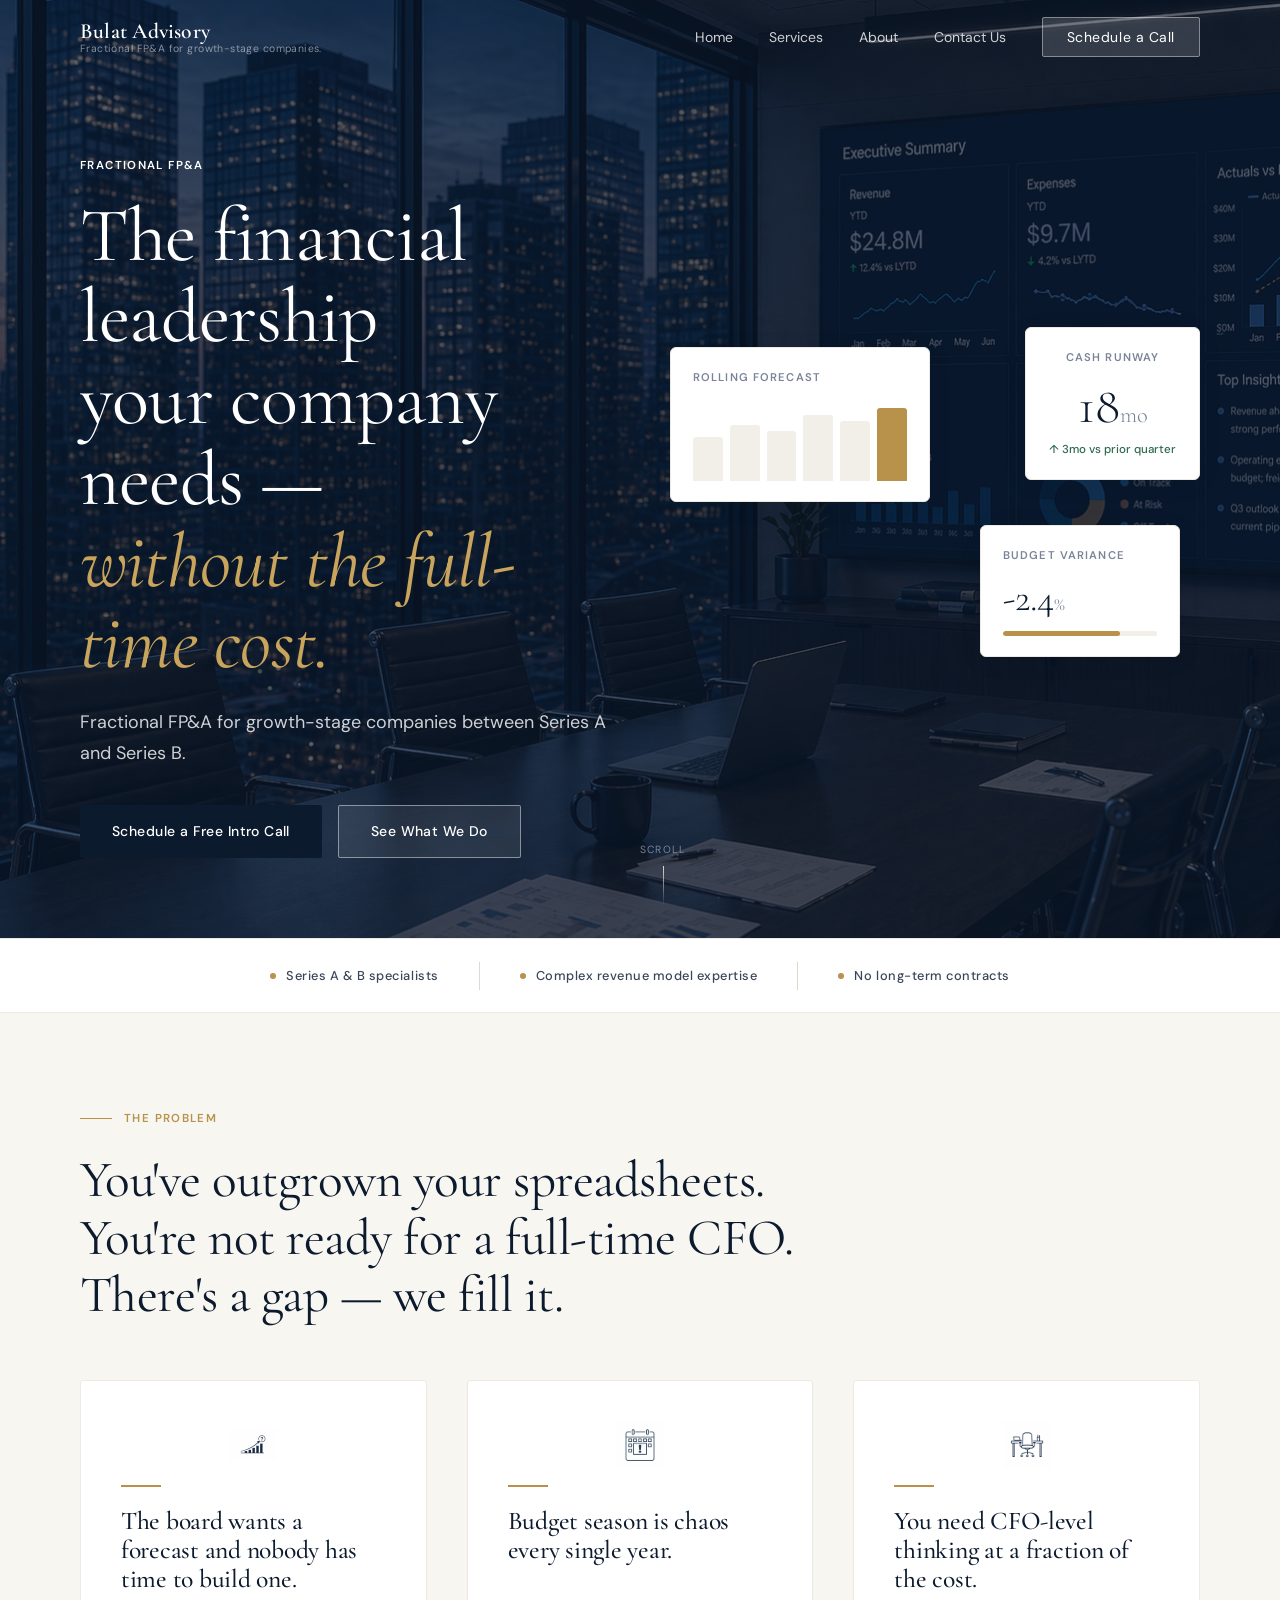
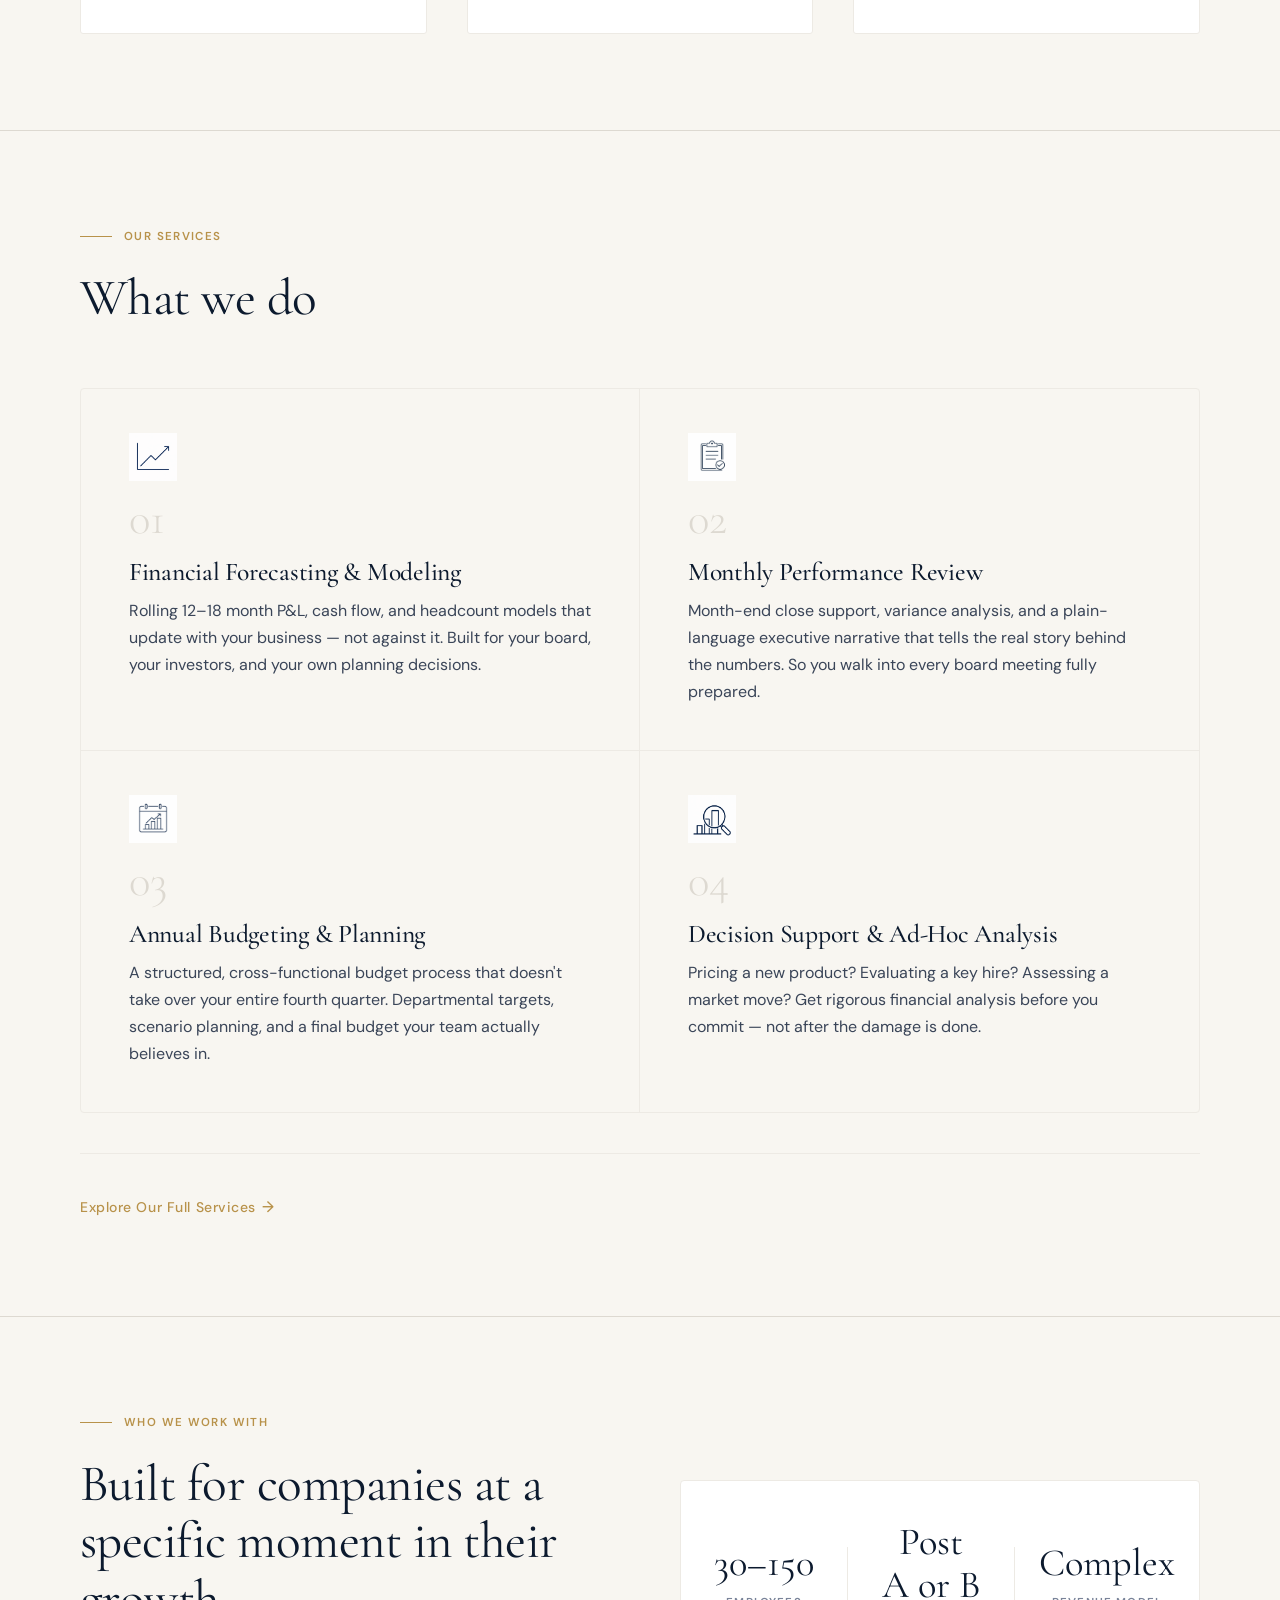
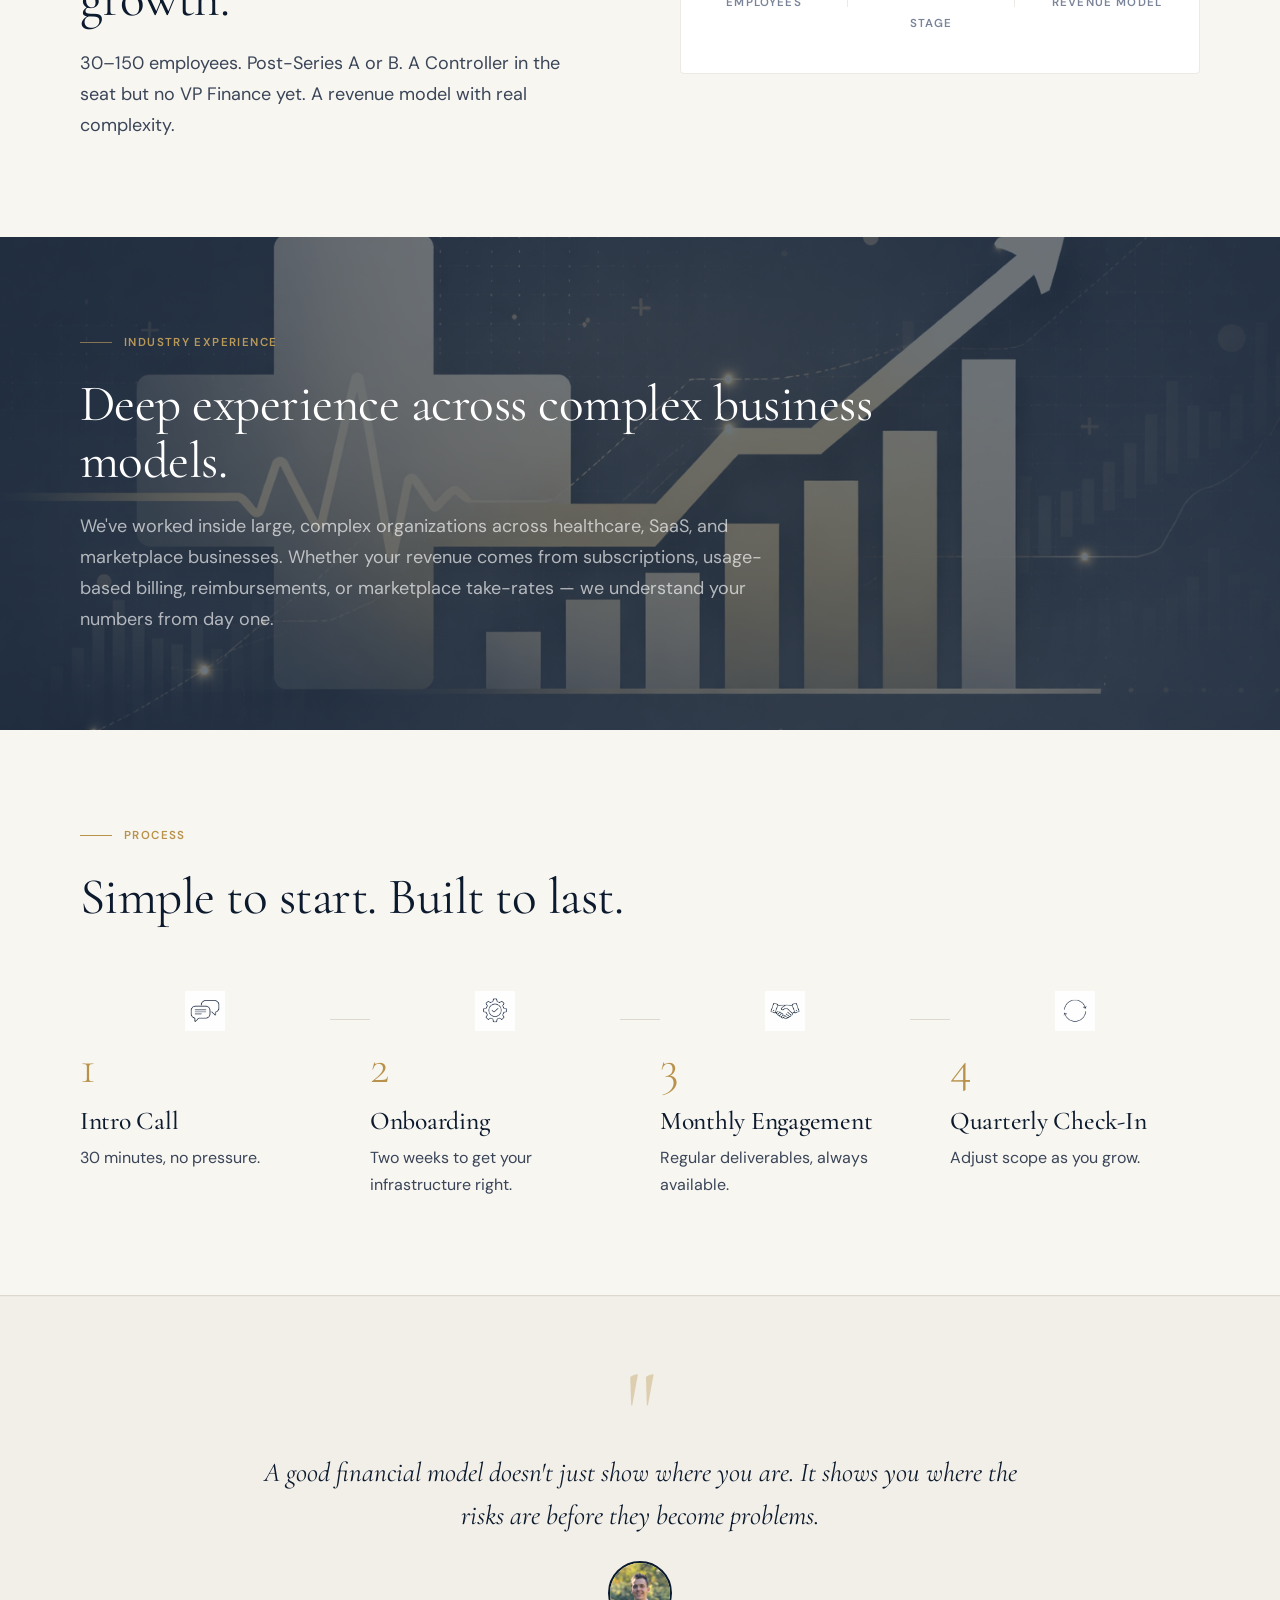
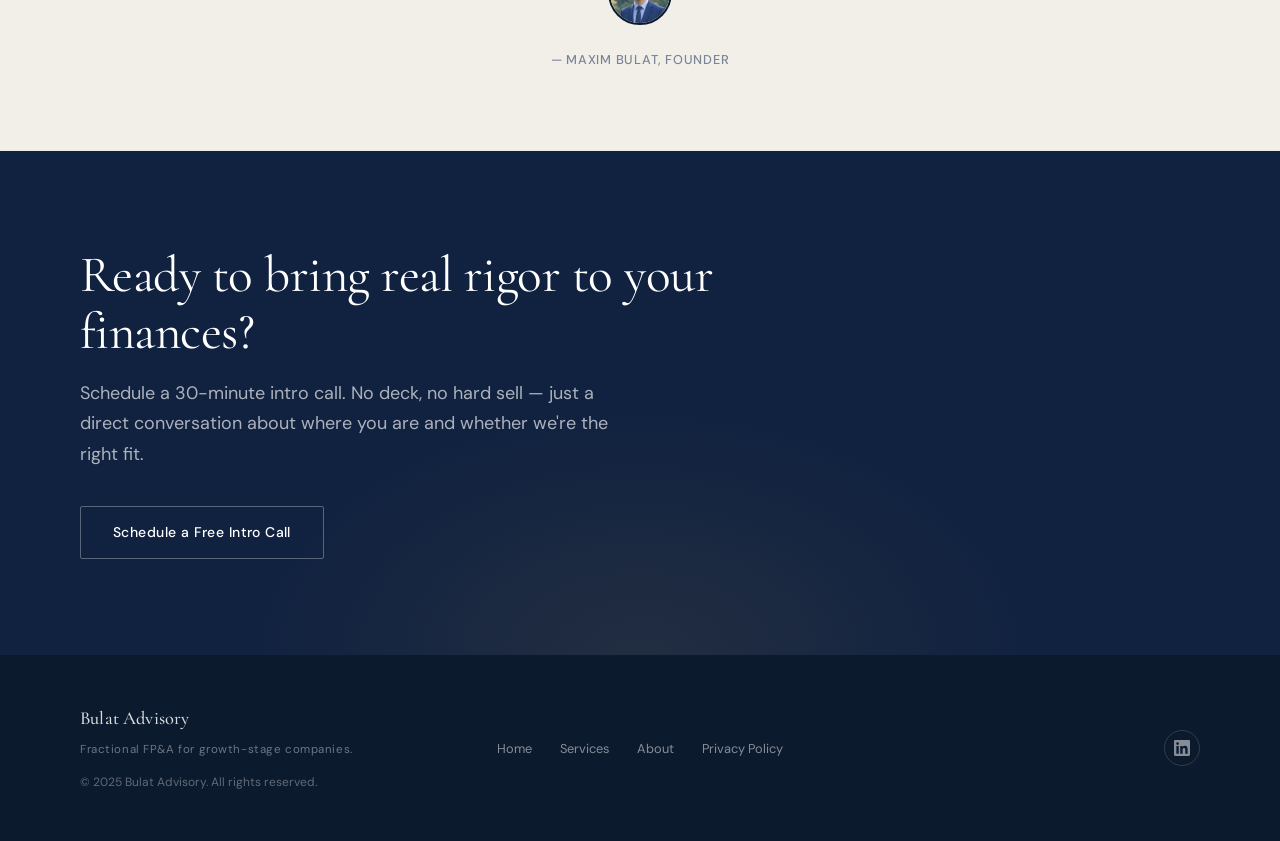
<file: index.html>
<!DOCTYPE html>
<html lang="en">
<head>
  <meta charset="UTF-8" />
  <meta name="viewport" content="width=device-width, initial-scale=1.0" />
  <title>Bulat Advisory</title>
  <meta name="description" content="Bulat Advisory provides fractional FP&A services to growth-stage companies that need financial leadership without the full-time cost." />
  <link rel="icon" type="image/png" href="brand_assets/Logo Main Big.png" />
  <link rel="stylesheet" href="styles.css" />
  <link rel="stylesheet" href="index.css" />
</head>
<body>

<!-- ── Navigation ──────────────────────────────────────────── -->
<nav class="nav nav-hero" role="navigation" aria-label="Main navigation">
  <div class="nav-inner">
    <a href="/" class="nav-logo" aria-label="Bulat Advisory home">
      <span class="nav-logo-name">Bulat Advisory</span>
      <span class="nav-logo-tag">Fractional FP&amp;A for growth-stage companies.</span>
    </a>
    <ul class="nav-links" role="list">
      <li><a href="/">Home</a></li>
      <li><a href="/services">Services</a></li>
      <li><a href="/about">About</a></li>
      <li><a href="/contact">Contact Us</a></li>
      <li><a href="/contact" class="nav-cta">Schedule a Call</a></li>
    </ul>
    <button class="nav-toggle" aria-label="Toggle navigation" aria-expanded="false">
      <span></span><span></span><span></span>
    </button>
  </div>
</nav>

<!-- ── Hero ────────────────────────────────────────────────── -->
<section class="hero" aria-labelledby="hero-heading">
  <div class="hero-bg" aria-hidden="true"></div>
  <div class="container hero-inner">
    <div class="hero-content">
      <p class="label hero-label">Fractional FP&amp;A</p>
      <h1 class="display-xl hero-heading" id="hero-heading">
        The financial leadership<br>
        your company needs —<br>
        <em>without the full-time cost.</em>
      </h1>
      <p class="body-lg hero-sub">
        Fractional FP&amp;A for growth-stage companies between Series A and Series B.
      </p>
      <div class="hero-actions">
        <a href="/contact" class="btn btn-primary">Schedule a Free Intro Call</a>
        <a href="/services" class="btn btn-secondary">See What We Do</a>
      </div>
    </div>
    <div class="hero-visual" aria-hidden="true">
      <div class="hero-card hc-1">
        <span class="hc-label">Rolling Forecast</span>
        <div class="hc-bars">
          <div class="hc-bar" style="--h:55%"></div>
          <div class="hc-bar" style="--h:70%"></div>
          <div class="hc-bar" style="--h:62%"></div>
          <div class="hc-bar" style="--h:82%"></div>
          <div class="hc-bar" style="--h:74%"></div>
          <div class="hc-bar hc-bar-accent" style="--h:91%"></div>
        </div>
      </div>
      <div class="hero-card hc-2">
        <span class="hc-label">Cash Runway</span>
        <div class="hc-stat">18<span>mo</span></div>
        <div class="hc-trend">↑ 3mo vs prior quarter</div>
      </div>
      <div class="hero-card hc-3">
        <span class="hc-label">Budget Variance</span>
        <div class="hc-pct">-2.4<span>%</span></div>
        <div class="hc-bar-thin">
          <div class="hc-fill" style="--w:76%"></div>
        </div>
      </div>
    </div>
  </div>
  <div class="hero-scroll-hint" aria-hidden="true">
    <span class="scroll-label">Scroll</span>
    <div class="scroll-line"></div>
  </div>
</section>

<!-- ── Trust Bar ────────────────────────────────────────────── -->
<div class="trust-bar" aria-label="Key credentials">
  <div class="container trust-bar-inner">
    <div class="trust-item">
      <span class="trust-dot" aria-hidden="true"></span>
      Series A &amp; B specialists
    </div>
    <div class="trust-sep" aria-hidden="true"></div>
    <div class="trust-item">
      <span class="trust-dot" aria-hidden="true"></span>
      Complex revenue model expertise
    </div>
    <div class="trust-sep" aria-hidden="true"></div>
    <div class="trust-item">
      <span class="trust-dot" aria-hidden="true"></span>
      No long-term contracts
    </div>
  </div>
</div>

<!-- ── Problem Statement ────────────────────────────────────── -->
<section class="section problem" aria-labelledby="problem-heading">
  <div class="container">
    <div class="problem-intro reveal">
      <div class="section-label">
        <span class="label">The problem</span>
      </div>
      <h2 class="display-lg" id="problem-heading">
        You've outgrown your spreadsheets. You're not ready for a full-time CFO. There's a gap — we fill it.
      </h2>
    </div>
    <div class="grid-3 problem-cards">
      <div class="card reveal reveal-delay-1" role="article">
        <img src="brand_assets/icon-forecasting-gap.png" alt="Forecasting gap icon" class="card-icon" width="48" height="48">
        <div class="accent-line"></div>
        <h3 class="display-sm">The board wants a forecast and nobody has time to build one.</h3>
      </div>
      <div class="card reveal reveal-delay-2" role="article">
        <img src="brand_assets/icon-budget-chaos.png" alt="Budget chaos icon" class="card-icon" width="48" height="48">
        <div class="accent-line"></div>
        <h3 class="display-sm">Budget season is chaos every single year.</h3>
      </div>
      <div class="card reveal reveal-delay-3" role="article">
        <img src="brand_assets/icon-missing-cfo.png" alt="Missing CFO icon" class="card-icon" width="48" height="48">
        <div class="accent-line"></div>
        <h3 class="display-sm">You need CFO-level thinking at a fraction of the cost.</h3>
      </div>
    </div>
  </div>
</section>

<div class="divider"></div>

<!-- ── Services Overview ────────────────────────────────────── -->
<section class="section services-overview" aria-labelledby="services-heading">
  <div class="container">
    <div class="services-header reveal">
      <div class="section-label">
        <span class="label">Our services</span>
      </div>
      <h2 class="display-lg" id="services-heading">What we do</h2>
    </div>
    <div class="services-grid">
      <div class="svc-block reveal reveal-delay-1">
        <img src="brand_assets/icon-service-forecasting.png" alt="Financial forecasting icon" class="svc-icon" width="48" height="48">
        <div class="svc-number" aria-hidden="true">01</div>
        <h3 class="display-sm">Financial Forecasting &amp; Modeling</h3>
        <p class="body-md" style="margin-top:12px; color:var(--text-mid)">Rolling 12–18 month P&amp;L, cash flow, and headcount models that update with your business — not against it. Built for your board, your investors, and your own planning decisions.</p>
      </div>
      <div class="svc-block reveal reveal-delay-2">
        <img src="brand_assets/icon-service-monthly.png" alt="Monthly performance review icon" class="svc-icon" width="48" height="48">
        <div class="svc-number" aria-hidden="true">02</div>
        <h3 class="display-sm">Monthly Performance Review</h3>
        <p class="body-md" style="margin-top:12px; color:var(--text-mid)">Month-end close support, variance analysis, and a plain-language executive narrative that tells the real story behind the numbers. So you walk into every board meeting fully prepared.</p>
      </div>
      <div class="svc-block reveal reveal-delay-3">
        <img src="brand_assets/icon-service-budgeting.png" alt="Annual budgeting and planning icon" class="svc-icon" width="48" height="48">
        <div class="svc-number" aria-hidden="true">03</div>
        <h3 class="display-sm">Annual Budgeting &amp; Planning</h3>
        <p class="body-md" style="margin-top:12px; color:var(--text-mid)">A structured, cross-functional budget process that doesn't take over your entire fourth quarter. Departmental targets, scenario planning, and a final budget your team actually believes in.</p>
      </div>
      <div class="svc-block reveal reveal-delay-4">
        <img src="brand_assets/icon-service-decisions.png" alt="Decision support and analysis icon" class="svc-icon" width="48" height="48">
        <div class="svc-number" aria-hidden="true">04</div>
        <h3 class="display-sm">Decision Support &amp; Ad-Hoc Analysis</h3>
        <p class="body-md" style="margin-top:12px; color:var(--text-mid)">Pricing a new product? Evaluating a key hire? Assessing a market move? Get rigorous financial analysis before you commit — not after the damage is done.</p>
      </div>
    </div>
    <div class="services-cta reveal">
      <a href="/services" class="btn-ghost">Explore Our Full Services <span class="arrow">→</span></a>
    </div>
  </div>
</section>

<div class="divider"></div>

<!-- ── Who We Work With ─────────────────────────────────────── -->
<section class="section who" aria-labelledby="who-heading">
  <div class="container">
    <div class="who-inner">
      <div class="who-text reveal">
        <div class="section-label">
          <span class="label">Who we work with</span>
        </div>
        <h2 class="display-lg" id="who-heading">Built for companies at a specific moment in their growth.</h2>
        <p class="body-lg" style="margin-top:20px; color:var(--text-mid)">
          30–150 employees. Post-Series A or B. A Controller in the seat but no VP Finance yet. A revenue model with real complexity.
        </p>
      </div>
      <div class="who-stats">
        <div class="stat-block reveal reveal-delay-1">
          <div class="stat-value">30–150</div>
          <div class="stat-label">Employees</div>
        </div>
        <div class="stat-sep" aria-hidden="true"></div>
        <div class="stat-block reveal reveal-delay-2">
          <div class="stat-value">Post<br>A or B</div>
          <div class="stat-label">Stage</div>
        </div>
        <div class="stat-sep" aria-hidden="true"></div>
        <div class="stat-block reveal reveal-delay-3">
          <div class="stat-value">Complex</div>
          <div class="stat-label">Revenue model</div>
        </div>
      </div>
    </div>
  </div>
</section>

<!-- ── Healthcare Band ──────────────────────────────────────── -->
<section class="healthcare-band" aria-labelledby="healthcare-heading">
  <div class="container">
    <div class="healthcare-inner reveal">
      <div class="section-label" style="--accent:#C9A45C; --line-color:rgba(201,164,92,0.6)">
        <span class="label" style="color:rgba(201,164,92,0.9)">Industry experience</span>
      </div>
      <h2 class="display-lg" id="healthcare-heading" style="color:var(--white)">
        Deep experience across complex business models.
      </h2>
      <p class="body-lg" style="margin-top:20px; color:rgba(255,255,255,0.65); max-width:700px">
        We've worked inside large, complex organizations across healthcare, SaaS, and marketplace businesses. Whether your revenue comes from subscriptions, usage-based billing, reimbursements, or marketplace take-rates — we understand your numbers from day one.
      </p>
    </div>
  </div>
</section>

<!-- ── How It Works ─────────────────────────────────────────── -->
<section class="section how-it-works" aria-labelledby="how-heading">
  <div class="container">
    <div class="how-header reveal">
      <div class="section-label">
        <span class="label">Process</span>
      </div>
      <h2 class="display-lg" id="how-heading">Simple to start. Built to last.</h2>
    </div>
    <div class="steps">
      <div class="step reveal reveal-delay-1">
        <img src="brand_assets/icon-step-call.png" alt="Intro call icon" class="step-icon" width="40" height="40">
        <div class="step-num" aria-hidden="true">1</div>
        <div class="step-body">
          <h3 class="display-sm">Intro Call</h3>
          <p class="body-md" style="margin-top:10px; color:var(--text-mid)">30 minutes, no pressure.</p>
        </div>
      </div>
      <div class="step-connector" aria-hidden="true"></div>
      <div class="step reveal reveal-delay-2">
        <img src="brand_assets/icon-step-onboarding.png" alt="Onboarding icon" class="step-icon" width="40" height="40">
        <div class="step-num" aria-hidden="true">2</div>
        <div class="step-body">
          <h3 class="display-sm">Onboarding</h3>
          <p class="body-md" style="margin-top:10px; color:var(--text-mid)">Two weeks to get your infrastructure right.</p>
        </div>
      </div>
      <div class="step-connector" aria-hidden="true"></div>
      <div class="step reveal reveal-delay-3">
        <img src="brand_assets/icon-step-engagement.png" alt="Monthly engagement icon" class="step-icon" width="40" height="40">
        <div class="step-num" aria-hidden="true">3</div>
        <div class="step-body">
          <h3 class="display-sm">Monthly Engagement</h3>
          <p class="body-md" style="margin-top:10px; color:var(--text-mid)">Regular deliverables, always available.</p>
        </div>
      </div>
      <div class="step-connector" aria-hidden="true"></div>
      <div class="step reveal reveal-delay-4">
        <img src="brand_assets/icon-step-checkin.png" alt="Quarterly check-in icon" class="step-icon" width="40" height="40">
        <div class="step-num" aria-hidden="true">4</div>
        <div class="step-body">
          <h3 class="display-sm">Quarterly Check-In</h3>
          <p class="body-md" style="margin-top:10px; color:var(--text-mid)">Adjust scope as you grow.</p>
        </div>
      </div>
    </div>
  </div>
</section>

<div class="divider"></div>

<!-- ── Founder Quote ────────────────────────────────────────── -->
<section class="section-sm quote-section" aria-label="Founder quote">
  <div class="container">
    <div class="quote-inner reveal">
      <div class="quote-mark" aria-hidden="true">"</div>
      <blockquote class="quote-text">
        A good financial model doesn't just show where you are. It shows you where the risks are before they become problems.
      </blockquote>
      <div class="quote-avatar">
        <img src="brand_assets/founder-headshot.png" alt="Maxim Bulat, Founder of Bulat Advisory">
      </div>
      <cite class="quote-attribution">— Maxim Bulat, Founder</cite>
    </div>
  </div>
</section>

<!-- ── Final CTA ─────────────────────────────────────────────── -->
<section class="cta-banner" aria-labelledby="cta-heading">
  <div class="container">
    <div class="cta-inner reveal">
      <h2 class="display-lg" id="cta-heading">Ready to bring real rigor to your finances?</h2>
      <p class="body-lg" style="margin-top:16px; color:rgba(255,255,255,0.65); max-width:560px">
        Schedule a 30-minute intro call. No deck, no hard sell — just a direct conversation about where you are and whether we're the right fit.
      </p>
      <div style="margin-top:36px">
        <a href="/contact" class="btn btn-outline-white">Schedule a Free Intro Call</a>
      </div>
    </div>
  </div>
</section>

<!-- ── Footer ───────────────────────────────────────────────── -->
<footer class="footer" role="contentinfo">
  <div class="footer-inner">
    <div class="footer-logo">
      <div class="footer-logo-name">Bulat Advisory</div>
      <div class="footer-logo-tag">Fractional FP&amp;A for growth-stage companies.</div>
      <div class="footer-copy">&copy; 2025 Bulat Advisory. All rights reserved.</div>
    </div>
    <ul class="footer-links" role="list">
      <li><a href="/">Home</a></li>
      <li><a href="/services">Services</a></li>
      <li><a href="/about">About</a></li>
      <li><a href="/privacy">Privacy Policy</a></li>
    </ul>
    <div class="footer-right">
      <a href="https://www.linkedin.com/in/maxim-bulat/" class="footer-social" target="_blank" rel="noopener noreferrer" aria-label="LinkedIn">
        <svg viewBox="0 0 24 24" fill="currentColor" aria-hidden="true">
          <path d="M20.447 20.452h-3.554v-5.569c0-1.328-.027-3.037-1.852-3.037-1.853 0-2.136 1.445-2.136 2.939v5.667H9.351V9h3.414v1.561h.046c.477-.9 1.637-1.85 3.37-1.85 3.601 0 4.267 2.37 4.267 5.455v6.286zM5.337 7.433a2.062 2.062 0 01-2.063-2.065 2.064 2.064 0 112.063 2.065zm1.782 13.019H3.555V9h3.564v11.452zM22.225 0H1.771C.792 0 0 .774 0 1.729v20.542C0 23.227.792 24 1.771 24h20.451C23.2 24 24 23.227 24 22.271V1.729C24 .774 23.2 0 22.222 0h.003z"/>
        </svg>
      </a>
    </div>
  </div>
</footer>

<script src="main.js"></script>
</body>
</html>
</file>
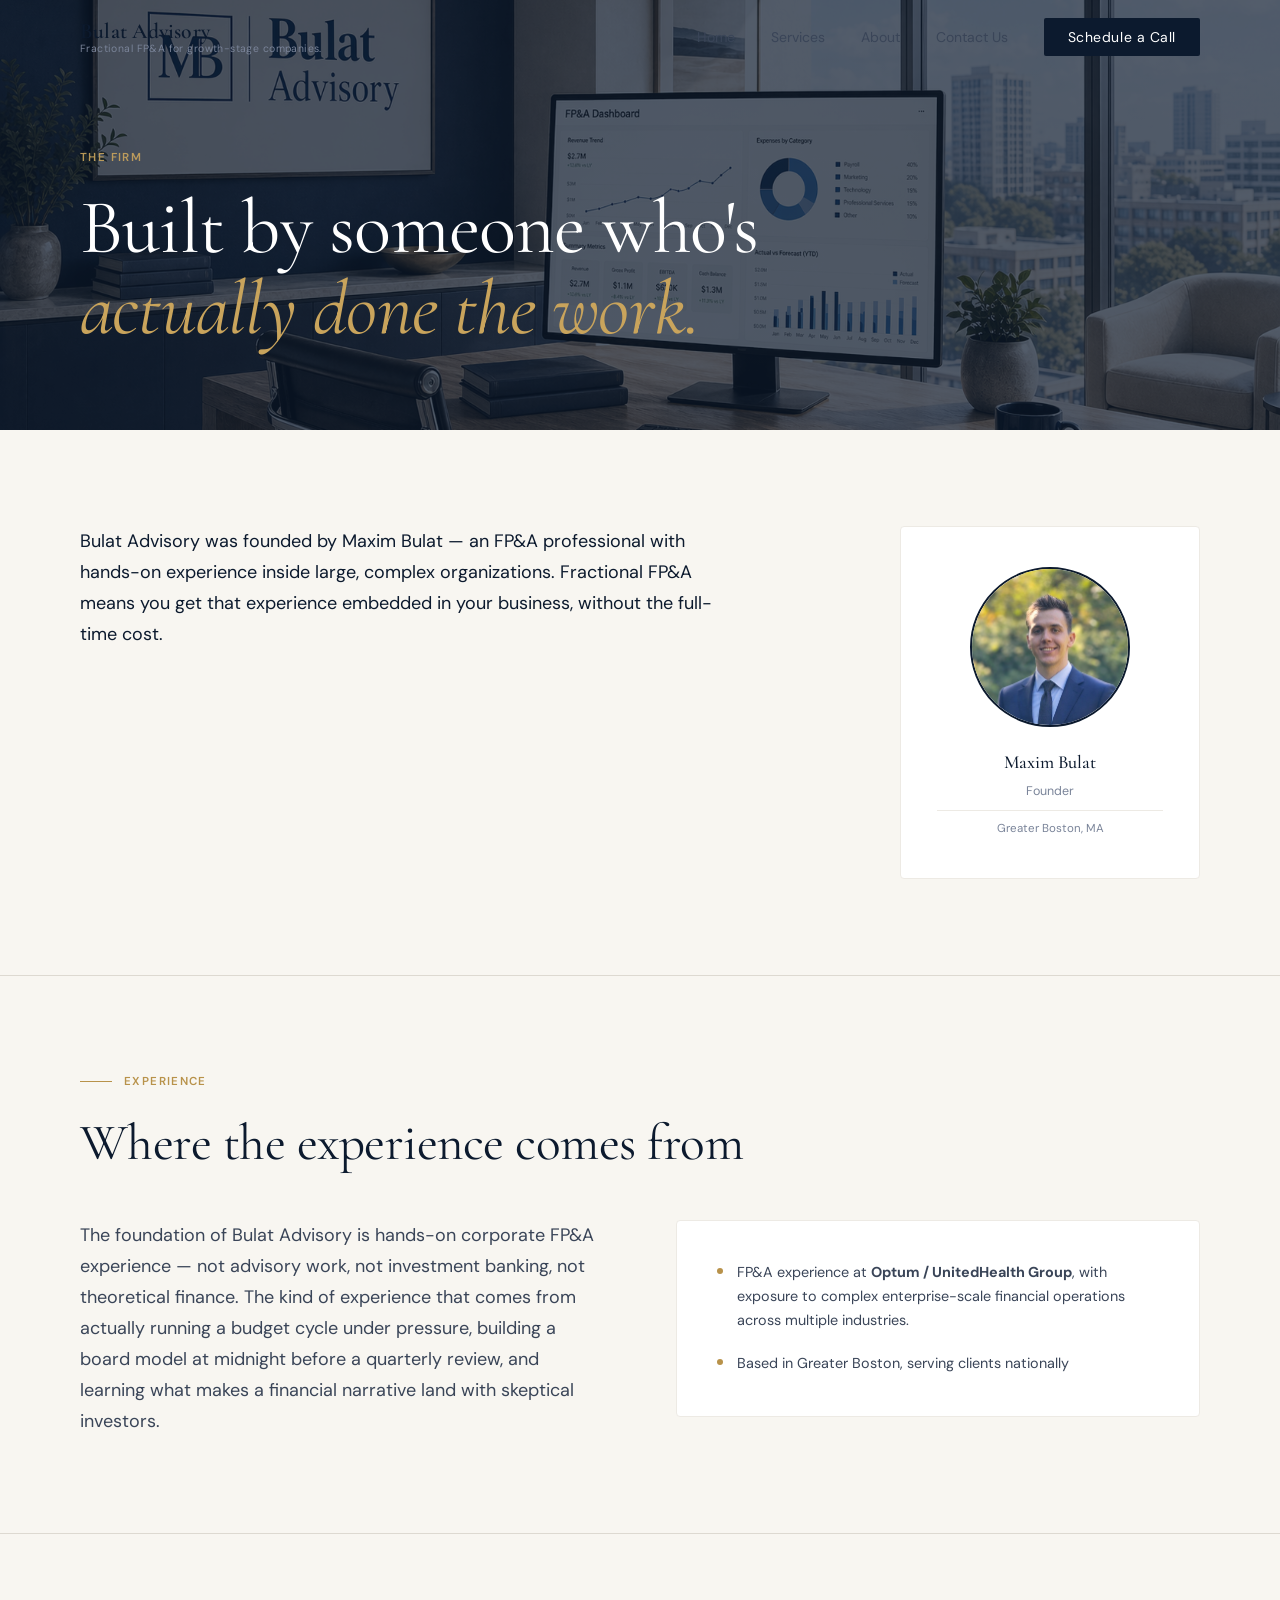
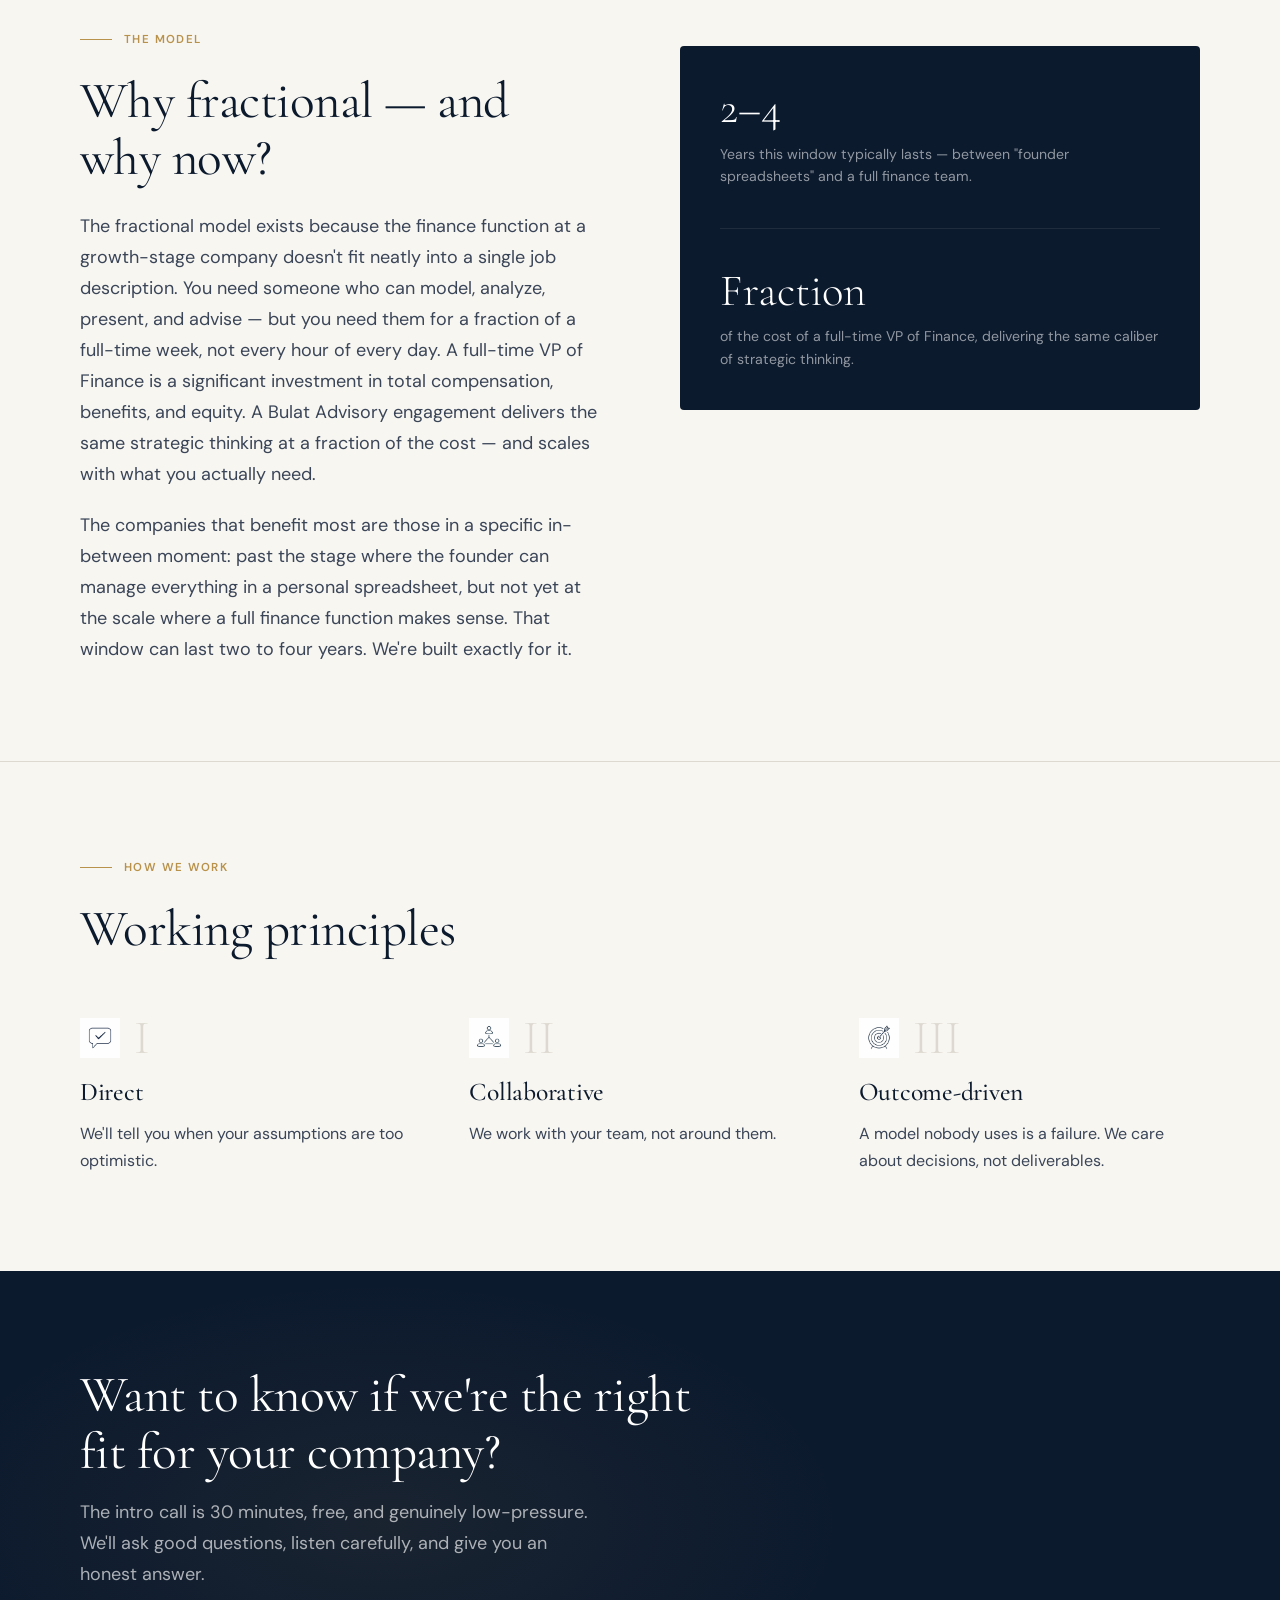
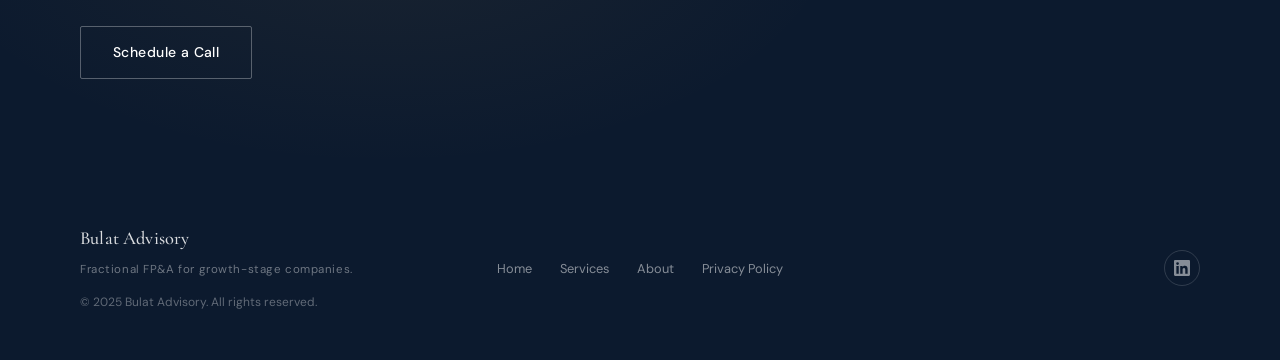
<file: about.html>
<!DOCTYPE html>
<html lang="en">
<head>
  <meta charset="UTF-8" />
  <meta name="viewport" content="width=device-width, initial-scale=1.0" />
  <title>Bulat Advisory</title>
  <meta name="description" content="Bulat Advisory was founded by Maxim Bulat, a financial planning and analysis professional with direct experience at Optum, a subsidiary of UnitedHealth Group." />
  <link rel="icon" type="image/png" href="brand_assets/Logo Main Big.png" />
  <link rel="stylesheet" href="styles.css" />
  <link rel="stylesheet" href="interior.css" />
</head>
<body>

<!-- ── Navigation ──────────────────────────────────────────── -->
<nav class="nav" role="navigation" aria-label="Main navigation">
  <div class="nav-inner">
    <a href="/" class="nav-logo" aria-label="Bulat Advisory home">
      <span class="nav-logo-name">Bulat Advisory</span>
      <span class="nav-logo-tag">Fractional FP&amp;A for growth-stage companies.</span>
    </a>
    <ul class="nav-links" role="list">
      <li><a href="/">Home</a></li>
      <li><a href="/services">Services</a></li>
      <li><a href="/about">About</a></li>
      <li><a href="/contact">Contact Us</a></li>
      <li><a href="/contact" class="nav-cta">Schedule a Call</a></li>
    </ul>
    <button class="nav-toggle" aria-label="Toggle navigation" aria-expanded="false">
      <span></span><span></span><span></span>
    </button>
  </div>
</nav>

<!-- ── Page Header ─────────────────────────────────────────── -->
<header class="page-header page-header-img" aria-labelledby="page-title" style="background-image: url('brand_assets/about-header.png');">
  <div class="page-header-overlay" aria-hidden="true" style="background:rgba(12,26,46,0.70);"></div>
  <div class="container" style="position:relative; z-index:1;">
    <p class="label" style="margin-bottom:20px; color:rgba(201,164,92,0.9)">The firm</p>
    <h1 class="display-xl" id="page-title" style="color:var(--white)">Built by someone who's<br><em>actually done the work.</em></h1>
  </div>
</header>

<!-- ── Introduction ────────────────────────────────────────── -->
<section class="section" aria-labelledby="intro-heading">
  <div class="container">
    <div class="about-intro reveal">
      <div class="about-intro-text">
        <p class="body-lg">
          Bulat Advisory was founded by Maxim Bulat — an FP&amp;A professional with hands-on experience inside large, complex organizations. Fractional FP&amp;A means you get that experience embedded in your business, without the full-time cost.
        </p>
      </div>
      <div class="about-founder-card" role="complementary" aria-label="Founder">
        <div class="founder-photo-placeholder">
          <img src="brand_assets/founder-headshot.png" alt="Maxim Bulat, Founder of Bulat Advisory">
        </div>
        <div class="founder-info">
          <div class="founder-name">Maxim Bulat</div>
          <div class="founder-title">Founder</div>
          <div class="founder-loc">Greater Boston, MA</div>
        </div>
      </div>
    </div>
  </div>
</section>

<div class="divider"></div>

<!-- ── Background ──────────────────────────────────────────── -->
<section class="section" aria-labelledby="background-heading">
  <div class="container">
    <div class="reveal">
      <div class="section-label"><span class="label">Experience</span></div>
      <h2 class="display-lg" id="background-heading">Where the experience comes from</h2>
    </div>
    <div class="about-bg-grid">
      <div class="about-bg-text reveal">
        <p class="body-lg" style="color:var(--text-mid)">
          The foundation of Bulat Advisory is hands-on corporate FP&amp;A experience — not advisory work, not investment banking, not theoretical finance. The kind of experience that comes from actually running a budget cycle under pressure, building a board model at midnight before a quarterly review, and learning what makes a financial narrative land with skeptical investors.
        </p>
      </div>
      <div class="credentials-block reveal reveal-delay-2">
        <ul class="credential-list" role="list">
          <li>
            <div class="cred-dot" aria-hidden="true"></div>
            <div>FP&amp;A experience at <strong>Optum / UnitedHealth Group</strong>, with exposure to complex enterprise-scale financial operations across multiple industries.</div>
          </li>
          <li>
            <div class="cred-dot" aria-hidden="true"></div>
            <div>Based in Greater Boston, serving clients nationally</div>
          </li>
        </ul>
      </div>
    </div>
  </div>
</section>

<div class="divider"></div>

<!-- ── Why Fractional ───────────────────────────────────────── -->
<section class="section why-fractional" aria-labelledby="fractional-heading">
  <div class="container">
    <div class="why-inner">
      <div class="why-text">
        <div class="reveal">
          <div class="section-label"><span class="label">The model</span></div>
          <h2 class="display-lg" id="fractional-heading">Why fractional — and why now?</h2>
        </div>
        <div class="reveal reveal-delay-1">
          <p class="body-lg" style="margin-top:24px; color:var(--text-mid)">
            The fractional model exists because the finance function at a growth-stage company doesn't fit neatly into a single job description. You need someone who can model, analyze, present, and advise — but you need them for a fraction of a full-time week, not every hour of every day. A full-time VP of Finance is a significant investment in total compensation, benefits, and equity. A Bulat Advisory engagement delivers the same strategic thinking at a fraction of the cost — and scales with what you actually need.
          </p>
        </div>
        <div class="reveal reveal-delay-2">
          <p class="body-lg" style="margin-top:20px; color:var(--text-mid)">
            The companies that benefit most are those in a specific in-between moment: past the stage where the founder can manage everything in a personal spreadsheet, but not yet at the scale where a full finance function makes sense. That window can last two to four years. We're built exactly for it.
          </p>
        </div>
      </div>
      <div class="why-callout reveal reveal-delay-1">
        <div class="why-callout-inner">
          <div class="callout-stat">
            <div class="callout-value">2–4</div>
            <div class="callout-desc">Years this window typically lasts — between "founder spreadsheets" and a full finance team.</div>
          </div>
          <div class="callout-divider"></div>
          <div class="callout-stat">
            <div class="callout-value">Fraction</div>
            <div class="callout-desc">of the cost of a full-time VP of Finance, delivering the same caliber of strategic thinking.</div>
          </div>
        </div>
      </div>
    </div>
  </div>
</section>

<div class="divider"></div>

<!-- ── Working Principles ───────────────────────────────────── -->
<section class="section" aria-labelledby="principles-heading">
  <div class="container">
    <div class="reveal">
      <div class="section-label"><span class="label">How we work</span></div>
      <h2 class="display-lg" id="principles-heading">Working principles</h2>
    </div>
    <div class="principles-grid">
      <div class="principle reveal reveal-delay-1">
        <div class="principle-header">
          <img src="brand_assets/icon-principle-direct.png" alt="Directness icon" class="principle-icon" width="40" height="40">
          <div class="principle-number" aria-hidden="true">I</div>
        </div>
        <h3 class="display-sm">Direct</h3>
        <p class="body-md" style="margin-top:14px; color:var(--text-mid)">
          We'll tell you when your assumptions are too optimistic.
        </p>
      </div>
      <div class="principle reveal reveal-delay-2">
        <div class="principle-header">
          <img src="brand_assets/icon-principle-collaborative.png" alt="Collaboration icon" class="principle-icon" width="40" height="40">
          <div class="principle-number" aria-hidden="true">II</div>
        </div>
        <h3 class="display-sm">Collaborative</h3>
        <p class="body-md" style="margin-top:14px; color:var(--text-mid)">
          We work with your team, not around them.
        </p>
      </div>
      <div class="principle reveal reveal-delay-3">
        <div class="principle-header">
          <img src="brand_assets/icon-principle-outcomes.png" alt="Outcomes icon" class="principle-icon" width="40" height="40">
          <div class="principle-number" aria-hidden="true">III</div>
        </div>
        <h3 class="display-sm">Outcome-driven</h3>
        <p class="body-md" style="margin-top:14px; color:var(--text-mid)">
          A model nobody uses is a failure. We care about decisions, not deliverables.
        </p>
      </div>
    </div>
  </div>
</section>

<!-- ── About CTA ─────────────────────────────────────────────── -->
<section class="services-page-cta" aria-labelledby="about-cta-heading">
  <div class="container">
    <div class="svc-cta-inner reveal">
      <h2 class="display-lg" id="about-cta-heading">Want to know if we're the right fit for your company?</h2>
      <p class="body-lg" style="margin-top:16px; color:rgba(255,255,255,0.65); max-width:520px">
        The intro call is 30 minutes, free, and genuinely low-pressure. We'll ask good questions, listen carefully, and give you an honest answer.
      </p>
      <a href="/contact" class="btn btn-outline-white" style="margin-top:36px">Schedule a Call</a>
    </div>
  </div>
</section>

<!-- ── Footer ───────────────────────────────────────────────── -->
<footer class="footer" role="contentinfo">
  <div class="footer-inner">
    <div class="footer-logo">
      <div class="footer-logo-name">Bulat Advisory</div>
      <div class="footer-logo-tag">Fractional FP&amp;A for growth-stage companies.</div>
      <div class="footer-copy">&copy; 2025 Bulat Advisory. All rights reserved.</div>
    </div>
    <ul class="footer-links" role="list">
      <li><a href="/">Home</a></li>
      <li><a href="/services">Services</a></li>
      <li><a href="/about">About</a></li>
      <li><a href="/privacy">Privacy Policy</a></li>
    </ul>
    <div class="footer-right">
      <a href="https://www.linkedin.com/in/maxim-bulat/" class="footer-social" target="_blank" rel="noopener noreferrer" aria-label="LinkedIn">
        <svg viewBox="0 0 24 24" fill="currentColor" aria-hidden="true">
          <path d="M20.447 20.452h-3.554v-5.569c0-1.328-.027-3.037-1.852-3.037-1.853 0-2.136 1.445-2.136 2.939v5.667H9.351V9h3.414v1.561h.046c.477-.9 1.637-1.85 3.37-1.85 3.601 0 4.267 2.37 4.267 5.455v6.286zM5.337 7.433a2.062 2.062 0 01-2.063-2.065 2.064 2.064 0 112.063 2.065zm1.782 13.019H3.555V9h3.564v11.452zM22.225 0H1.771C.792 0 0 .774 0 1.729v20.542C0 23.227.792 24 1.771 24h20.451C23.2 24 24 23.227 24 22.271V1.729C24 .774 23.2 0 22.222 0h.003z"/>
        </svg>
      </a>
    </div>
  </div>
</footer>

<script src="main.js"></script>
</body>
</html>
</file>
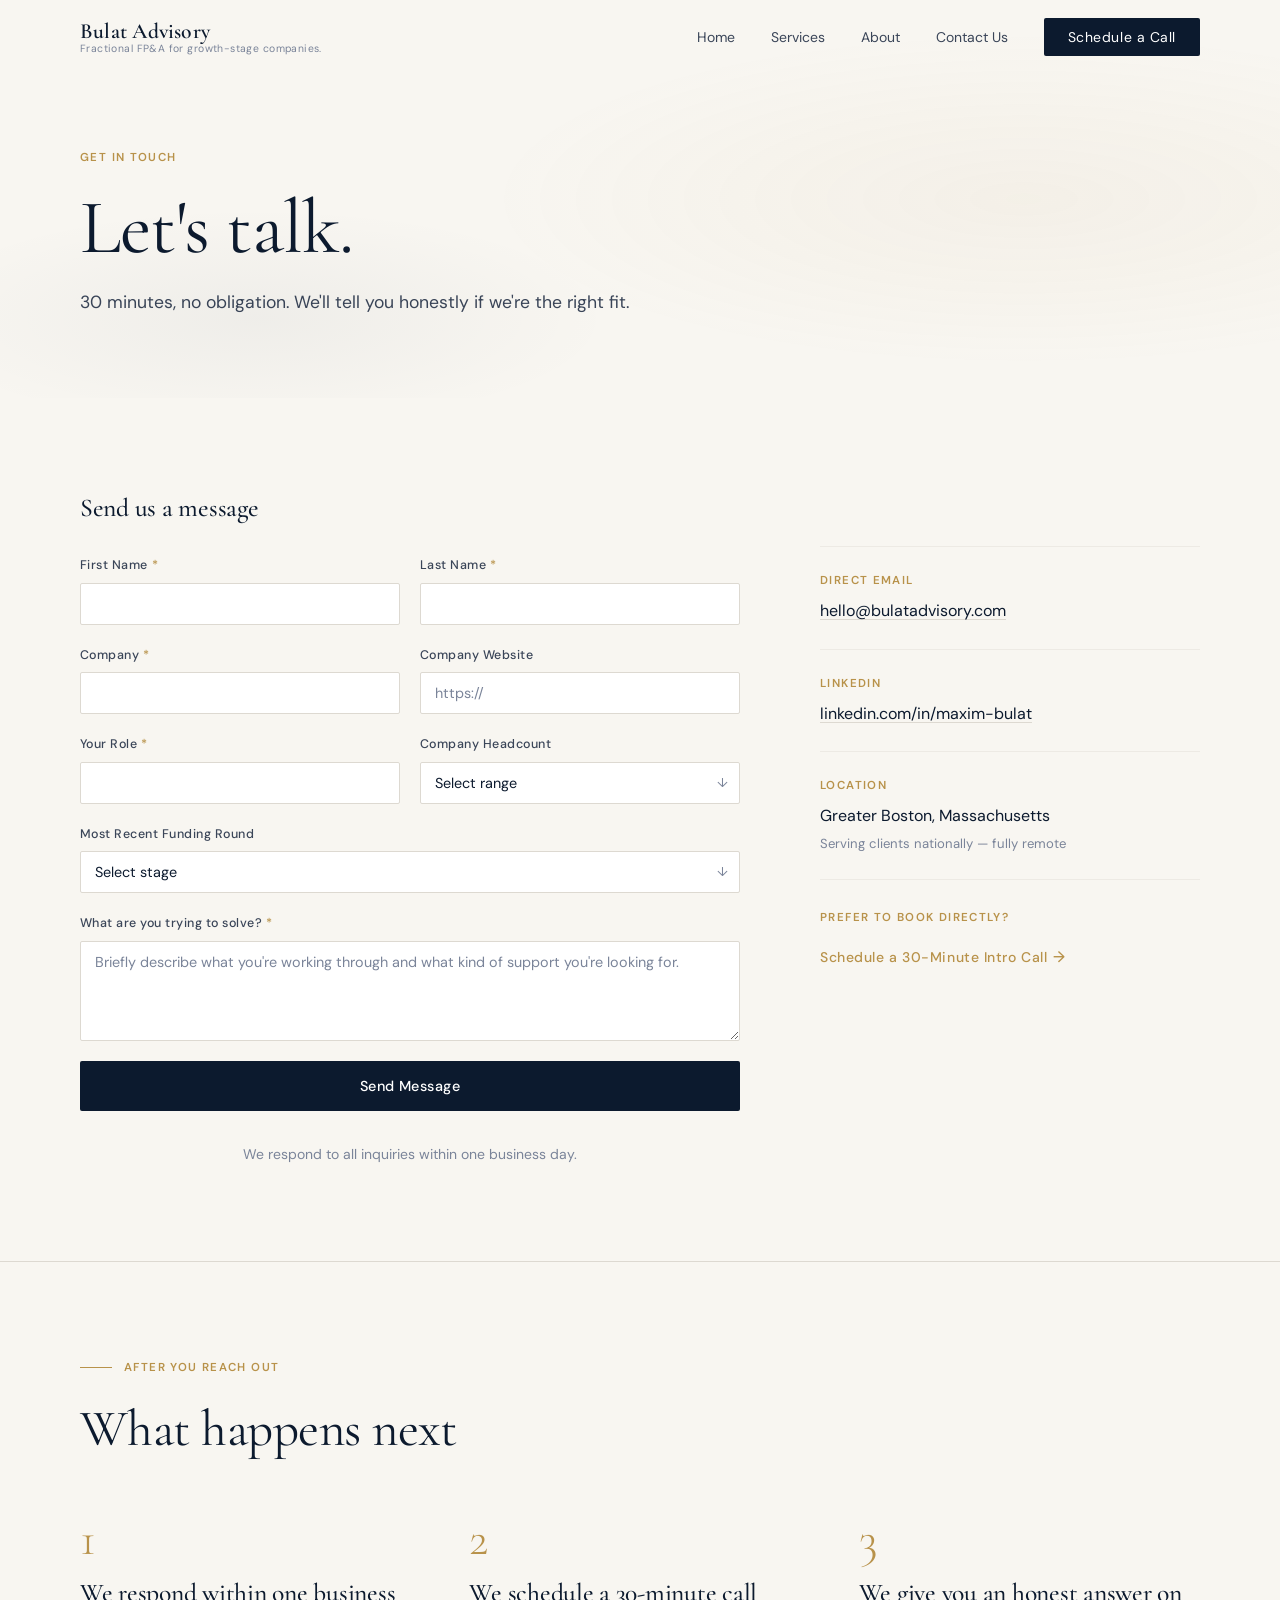
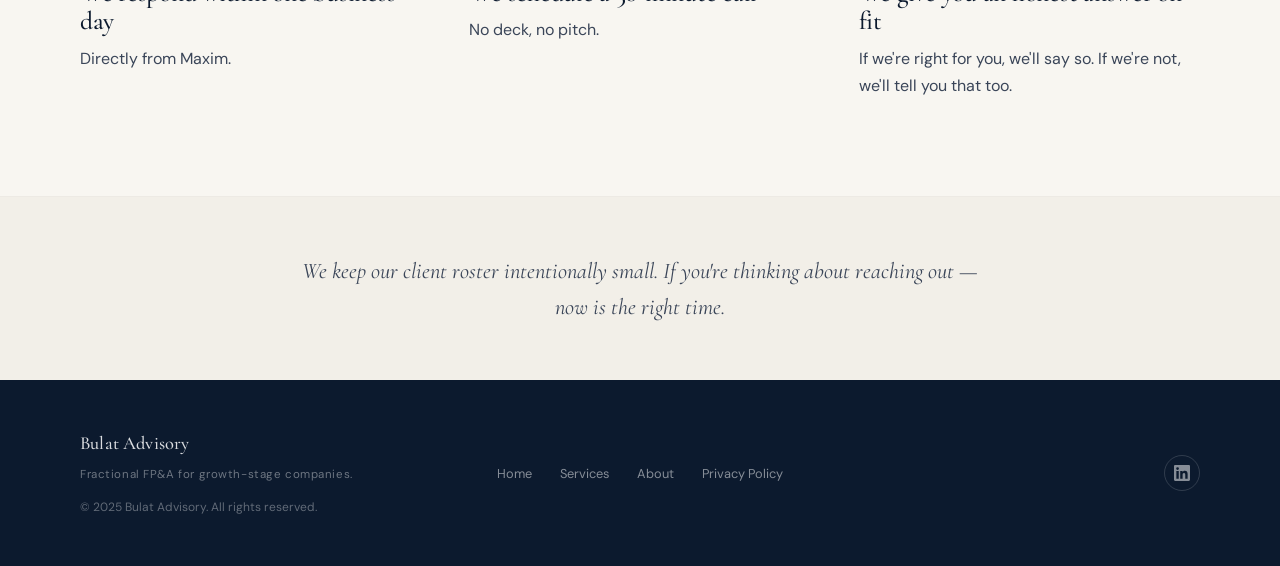
<file: contact.html>
<!DOCTYPE html>
<html lang="en">
<head>
  <meta charset="UTF-8" />
  <meta name="viewport" content="width=device-width, initial-scale=1.0" />
  <title>Bulat Advisory</title>
  <meta name="description" content="Schedule a 30-minute intro call with Bulat Advisory. No deck, no hard sell — just a direct conversation about your business." />
  <link rel="icon" type="image/png" href="brand_assets/Logo Main Big.png" />
  <link rel="stylesheet" href="styles.css" />
  <link rel="stylesheet" href="interior.css" />
  <link rel="stylesheet" href="contact.css" />
</head>
<body>

<!-- ── Navigation ──────────────────────────────────────────── -->
<nav class="nav" role="navigation" aria-label="Main navigation">
  <div class="nav-inner">
    <a href="/" class="nav-logo" aria-label="Bulat Advisory home">
      <span class="nav-logo-name">Bulat Advisory</span>
      <span class="nav-logo-tag">Fractional FP&amp;A for growth-stage companies.</span>
    </a>
    <ul class="nav-links" role="list">
      <li><a href="/">Home</a></li>
      <li><a href="/services">Services</a></li>
      <li><a href="/about">About</a></li>
      <li><a href="/contact">Contact Us</a></li>
      <li><a href="/contact" class="nav-cta">Schedule a Call</a></li>
    </ul>
    <button class="nav-toggle" aria-label="Toggle navigation" aria-expanded="false">
      <span></span><span></span><span></span>
    </button>
  </div>
</nav>

<!-- ── Page Header ─────────────────────────────────────────── -->
<header class="page-header" aria-labelledby="page-title">
  <div class="container">
    <p class="label" style="margin-bottom:20px">Get in touch</p>
    <h1 class="display-xl" id="page-title">Let's talk.</h1>
    <p class="subhead">
      30 minutes, no obligation. We'll tell you honestly if we're the right fit.
    </p>
  </div>
</header>

<!-- ── Contact Layout ──────────────────────────────────────── -->
<section class="section contact-section" aria-label="Contact form and details">
  <div class="container">
    <div class="contact-grid">

      <!-- Form -->
      <div class="contact-form-wrap reveal">
        <h2 class="display-sm" style="margin-bottom:32px">Send us a message</h2>
        <form id="contact-form" class="contact-form" aria-label="Contact form">
          <input type="hidden" name="access_key" value="bee31f48-f04c-4807-a47e-9e0bdb42e0bb">
          <input type="hidden" name="subject" value="New Inquiry — Bulat Advisory">
          <input type="hidden" name="from_name" value="Bulat Advisory Website">
          <div class="form-row">
            <div class="form-field">
              <label for="first-name">First Name <span aria-hidden="true">*</span></label>
              <input type="text" id="first-name" name="first-name" autocomplete="given-name" required />
            </div>
            <div class="form-field">
              <label for="last-name">Last Name <span aria-hidden="true">*</span></label>
              <input type="text" id="last-name" name="last-name" autocomplete="family-name" required />
            </div>
          </div>
          <div class="form-row">
            <div class="form-field">
              <label for="company">Company <span aria-hidden="true">*</span></label>
              <input type="text" id="company" name="company" autocomplete="organization" required />
            </div>
            <div class="form-field">
              <label for="website">Company Website</label>
              <input type="url" id="website" name="website" placeholder="https://" autocomplete="url" />
            </div>
          </div>
          <div class="form-row">
            <div class="form-field">
              <label for="title">Your Role <span aria-hidden="true">*</span></label>
              <input type="text" id="title" name="title" autocomplete="organization-title" required />
            </div>
            <div class="form-field">
              <label for="headcount">Company Headcount</label>
              <div class="select-wrap">
                <select id="headcount" name="headcount">
                  <option value="">Select range</option>
                  <option>Under 10</option>
                  <option>10–30</option>
                  <option>30–75</option>
                  <option>75–150</option>
                  <option>150+</option>
                </select>
                <span class="select-arrow" aria-hidden="true">↓</span>
              </div>
            </div>
          </div>
          <div class="form-field">
            <label for="funding">Most Recent Funding Round</label>
            <div class="select-wrap">
              <select id="funding" name="funding">
                <option value="">Select stage</option>
                <option>Bootstrapped</option>
                <option>Pre-Seed</option>
                <option>Seed</option>
                <option>Series A</option>
                <option>Series B</option>
                <option>Series C or later</option>
              </select>
              <span class="select-arrow" aria-hidden="true">↓</span>
            </div>
          </div>
          <div class="form-field">
            <label for="message">What are you trying to solve? <span aria-hidden="true">*</span></label>
            <textarea id="message" name="message" rows="4" placeholder="Briefly describe what you're working through and what kind of support you're looking for." required></textarea>
          </div>
          <button type="submit" class="btn btn-primary" style="width:100%; justify-content:center; padding:16px 32px; font-size:0.9rem">
            Send Message
          </button>
          <p class="form-note body-sm" style="margin-top:12px; color:var(--text-light); text-align:center">
            We respond to all inquiries within one business day.
          </p>
        </form>
      </div>

      <!-- Details -->
      <div class="contact-details reveal reveal-delay-2">
        <div class="contact-detail-block">
          <div class="detail-label label">Direct Email</div>
          <a href="mailto:hello@bulatadvisory.com" class="detail-value detail-link">hello@bulatadvisory.com</a>
        </div>
        <div class="contact-detail-block">
          <div class="detail-label label">LinkedIn</div>
          <a href="https://www.linkedin.com/in/maxim-bulat/" target="_blank" rel="noopener noreferrer" class="detail-value detail-link">linkedin.com/in/maxim-bulat</a>
        </div>
        <div class="contact-detail-block">
          <div class="detail-label label">Location</div>
          <div class="detail-value">Greater Boston, Massachusetts</div>
          <div class="detail-sub">Serving clients nationally — fully remote</div>
        </div>
        <div class="contact-detail-block schedule-block">
          <div class="detail-label label">Prefer to book directly?</div>
          <a href="#" class="btn-ghost" style="margin-top:10px; display:inline-flex">
            Schedule a 30-Minute Intro Call <span class="arrow">→</span>
          </a>
        </div>
      </div>

    </div>
  </div>
</section>

<div class="divider"></div>

<!-- ── What to Expect ───────────────────────────────────────── -->
<section class="section expect-section" aria-labelledby="expect-heading">
  <div class="container">
    <div class="reveal">
      <div class="section-label"><span class="label">After you reach out</span></div>
      <h2 class="display-lg" id="expect-heading">What happens next</h2>
    </div>
    <div class="expect-steps">
      <div class="expect-step reveal reveal-delay-1">
        <div class="expect-num" aria-hidden="true">1</div>
        <div class="expect-body">
          <h3 class="display-sm">We respond within one business day</h3>
          <p class="body-md" style="margin-top:10px; color:var(--text-mid)">Directly from Maxim.</p>
        </div>
      </div>
      <div class="expect-step reveal reveal-delay-2">
        <div class="expect-num" aria-hidden="true">2</div>
        <div class="expect-body">
          <h3 class="display-sm">We schedule a 30-minute call</h3>
          <p class="body-md" style="margin-top:10px; color:var(--text-mid)">No deck, no pitch.</p>
        </div>
      </div>
      <div class="expect-step reveal reveal-delay-3">
        <div class="expect-num" aria-hidden="true">3</div>
        <div class="expect-body">
          <h3 class="display-sm">We give you an honest answer on fit</h3>
          <p class="body-md" style="margin-top:10px; color:var(--text-mid)">If we're right for you, we'll say so. If we're not, we'll tell you that too.</p>
        </div>
      </div>
    </div>
  </div>
</section>

<!-- ── Reassurance ──────────────────────────────────────────── -->
<section class="reassurance-section" aria-label="Final note">
  <div class="container">
    <div class="reassurance-inner reveal">
      <p class="reassurance-text">
        We keep our client roster intentionally small. If you're thinking about reaching out — now is the right time.
      </p>
    </div>
  </div>
</section>

<!-- ── Footer ───────────────────────────────────────────────── -->
<footer class="footer" role="contentinfo">
  <div class="footer-inner">
    <div class="footer-logo">
      <div class="footer-logo-name">Bulat Advisory</div>
      <div class="footer-logo-tag">Fractional FP&amp;A for growth-stage companies.</div>
      <div class="footer-copy">&copy; 2025 Bulat Advisory. All rights reserved.</div>
    </div>
    <ul class="footer-links" role="list">
      <li><a href="/">Home</a></li>
      <li><a href="/services">Services</a></li>
      <li><a href="/about">About</a></li>
      <li><a href="/privacy">Privacy Policy</a></li>
    </ul>
    <div class="footer-right">
      <a href="https://www.linkedin.com/in/maxim-bulat/" class="footer-social" target="_blank" rel="noopener noreferrer" aria-label="LinkedIn">
        <svg viewBox="0 0 24 24" fill="currentColor" aria-hidden="true">
          <path d="M20.447 20.452h-3.554v-5.569c0-1.328-.027-3.037-1.852-3.037-1.853 0-2.136 1.445-2.136 2.939v5.667H9.351V9h3.414v1.561h.046c.477-.9 1.637-1.85 3.37-1.85 3.601 0 4.267 2.37 4.267 5.455v6.286zM5.337 7.433a2.062 2.062 0 01-2.063-2.065 2.064 2.064 0 112.063 2.065zm1.782 13.019H3.555V9h3.564v11.452zM22.225 0H1.771C.792 0 0 .774 0 1.729v20.542C0 23.227.792 24 1.771 24h20.451C23.2 24 24 23.227 24 22.271V1.729C24 .774 23.2 0 22.222 0h.003z"/>
        </svg>
      </a>
    </div>
  </div>
</footer>

<script src="main.js"></script>
</body>
</html>
</file>
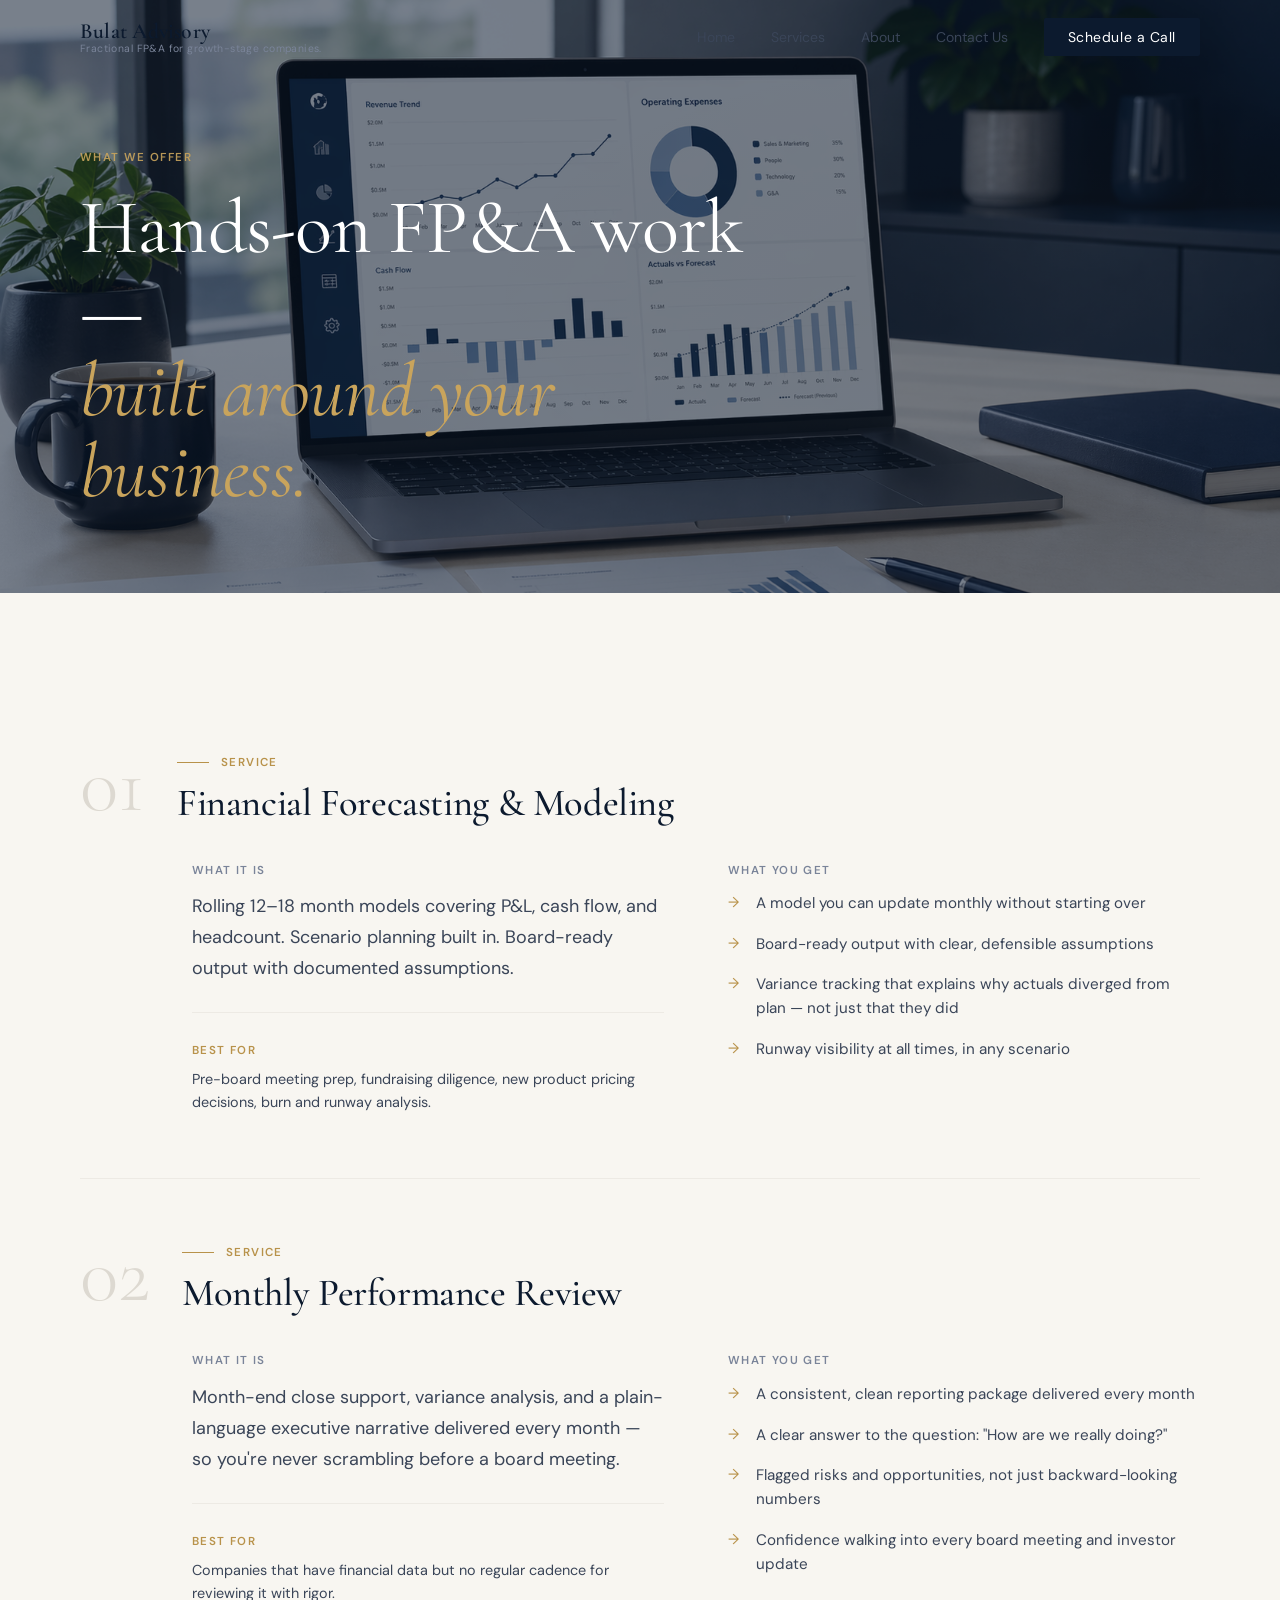
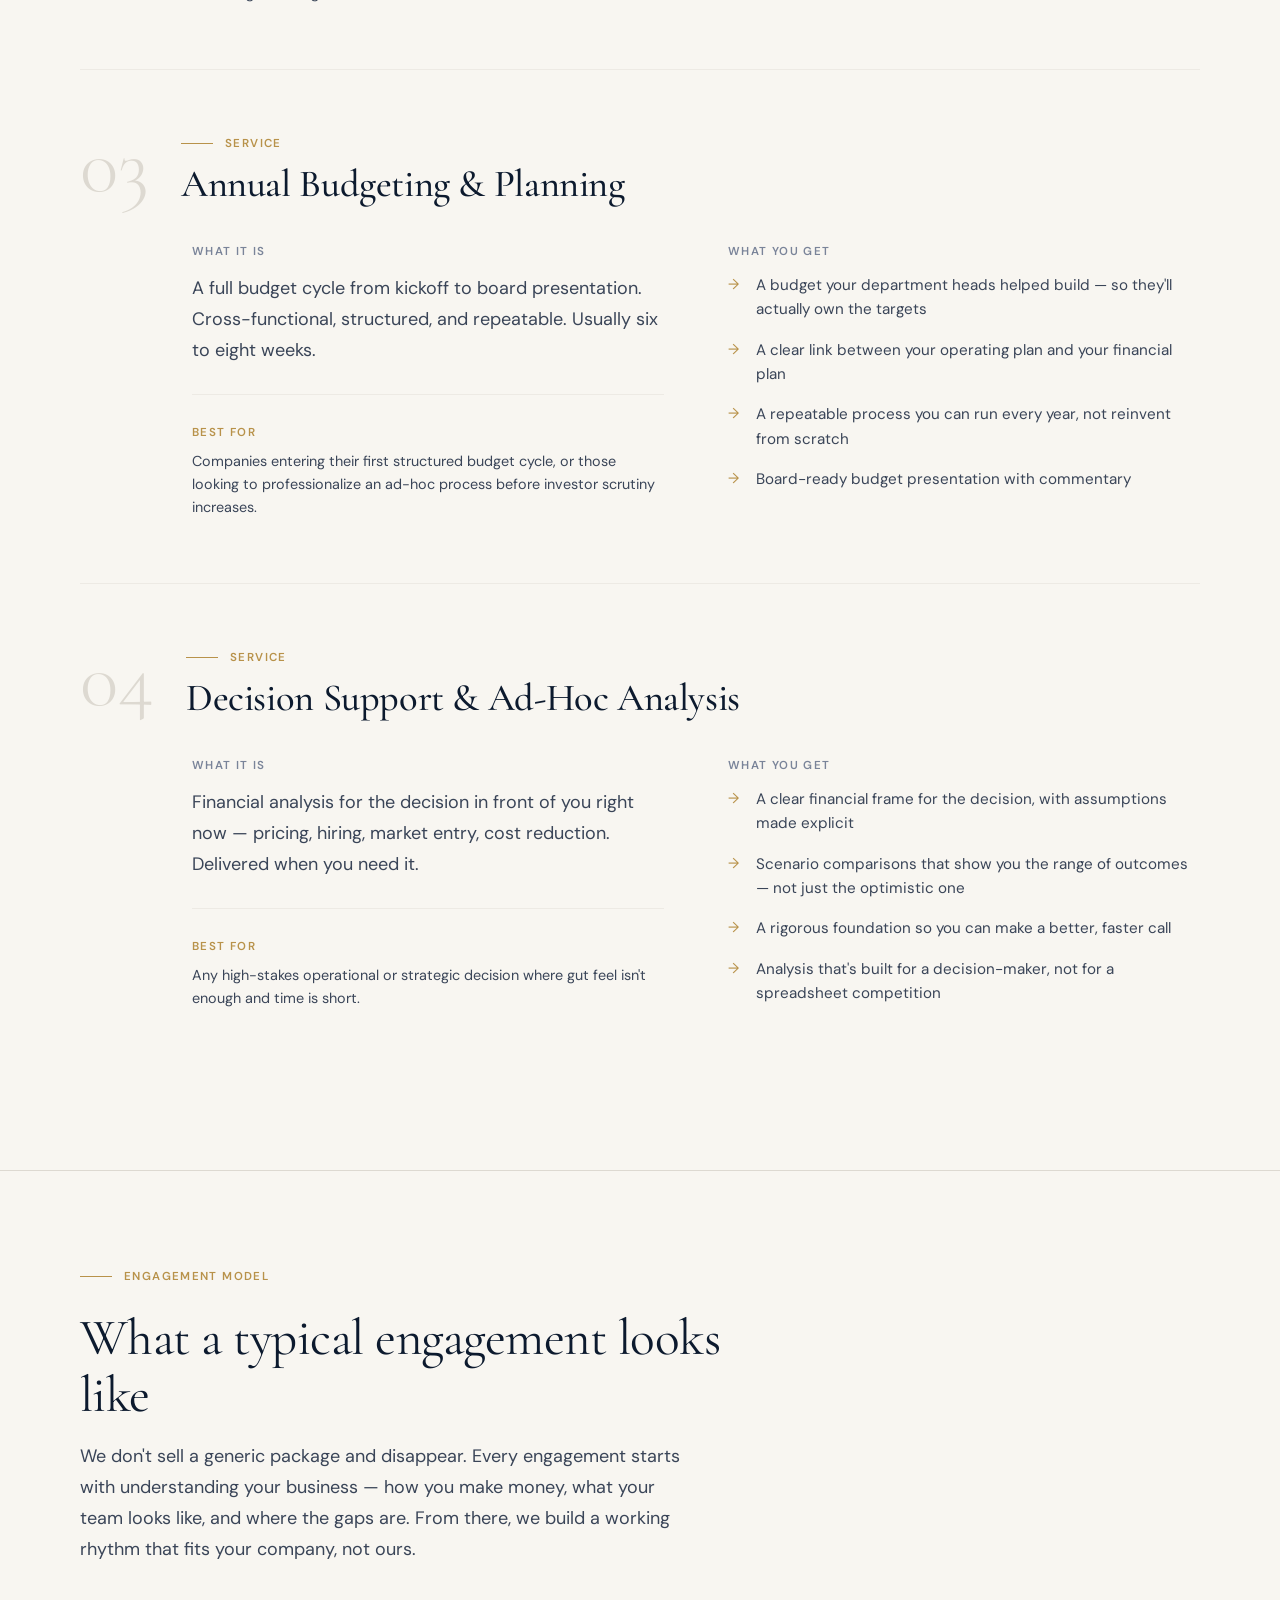
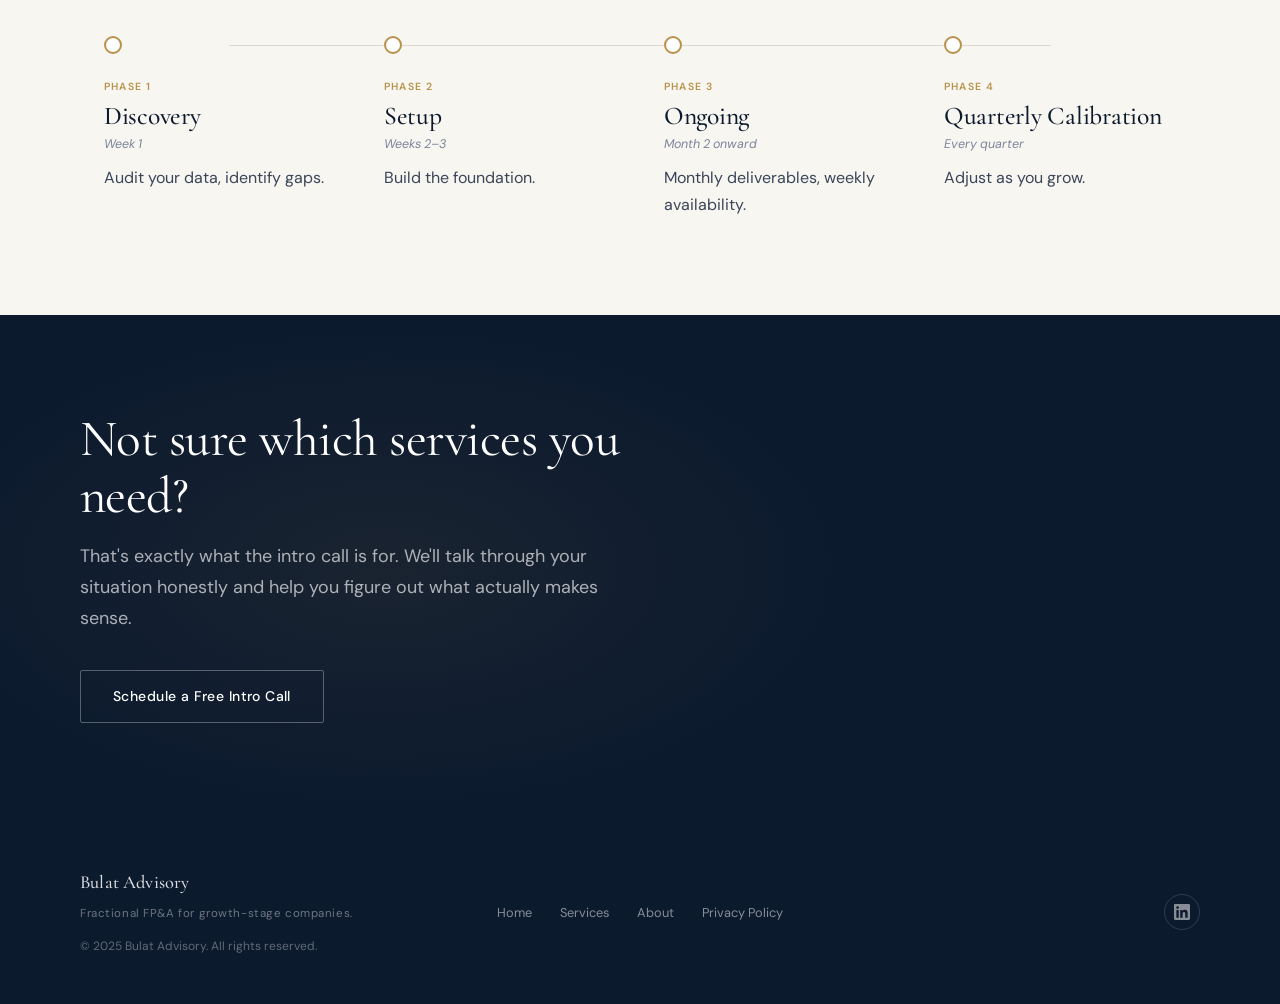
<file: services.html>
<!DOCTYPE html>
<html lang="en">
<head>
  <meta charset="UTF-8" />
  <meta name="viewport" content="width=device-width, initial-scale=1.0" />
  <title>Bulat Advisory</title>
  <meta name="description" content="Financial Forecasting, Monthly Performance Review, Annual Budgeting, and Decision Support — Bulat Advisory's fractional FP&A services for growth-stage companies." />
  <link rel="icon" type="image/png" href="brand_assets/Logo Main Big.png" />
  <link rel="stylesheet" href="styles.css" />
  <link rel="stylesheet" href="interior.css" />
</head>
<body>

<!-- ── Navigation ──────────────────────────────────────────── -->
<nav class="nav" role="navigation" aria-label="Main navigation">
  <div class="nav-inner">
    <a href="/" class="nav-logo" aria-label="Bulat Advisory home">
      <span class="nav-logo-name">Bulat Advisory</span>
      <span class="nav-logo-tag">Fractional FP&amp;A for growth-stage companies.</span>
    </a>
    <ul class="nav-links" role="list">
      <li><a href="/">Home</a></li>
      <li><a href="/services">Services</a></li>
      <li><a href="/about">About</a></li>
      <li><a href="/contact">Contact Us</a></li>
      <li><a href="/contact" class="nav-cta">Schedule a Call</a></li>
    </ul>
    <button class="nav-toggle" aria-label="Toggle navigation" aria-expanded="false">
      <span></span><span></span><span></span>
    </button>
  </div>
</nav>

<!-- ── Page Header ─────────────────────────────────────────── -->
<header class="page-header page-header-img" aria-labelledby="page-title" style="background-image: url('brand_assets/services-header.png');">
  <div class="page-header-overlay" aria-hidden="true" style="background:rgba(12,26,46,0.55);"></div>
  <div class="container" style="position:relative; z-index:1;">
    <p class="label" style="margin-bottom:20px; color:rgba(201,164,92,0.9)">What we offer</p>
    <h1 class="display-xl" id="page-title" style="color:var(--white)">Hands-on FP&amp;A work —<br><em style="color:var(--accent-hover)">built around your business.</em></h1>
  </div>
</header>

<!-- ── Services ─────────────────────────────────────────────── -->
<section class="section" aria-label="Service offerings">
  <div class="container">

    <!-- Service 1 -->
    <div class="service-detail reveal" id="forecasting">
      <div class="svc-header">
        <div class="svc-num-lg" aria-hidden="true">01</div>
        <div class="svc-title-block">
          <div class="section-label"><span class="label">Service</span></div>
          <h2 class="display-md">Financial Forecasting &amp; Modeling</h2>
        </div>
      </div>
      <div class="svc-content">
        <div class="svc-main">
          <h3 class="svc-sub-head">What it is</h3>
          <p class="body-lg" style="color:var(--text-mid)">
            Rolling 12–18 month models covering P&amp;L, cash flow, and headcount. Scenario planning built in. Board-ready output with documented assumptions.
          </p>
          <div class="svc-best-for">
            <span class="label">Best for</span>
            <p>Pre-board meeting prep, fundraising diligence, new product pricing decisions, burn and runway analysis.</p>
          </div>
        </div>
        <div class="svc-deliverables">
          <h3 class="svc-sub-head">What you get</h3>
          <ul class="deliverable-list" role="list">
            <li>A model you can update monthly without starting over</li>
            <li>Board-ready output with clear, defensible assumptions</li>
            <li>Variance tracking that explains why actuals diverged from plan — not just that they did</li>
            <li>Runway visibility at all times, in any scenario</li>
          </ul>
        </div>
      </div>
    </div>

    <div class="svc-divider" role="separator"></div>

    <!-- Service 2 -->
    <div class="service-detail reveal" id="monthly-review">
      <div class="svc-header">
        <div class="svc-num-lg" aria-hidden="true">02</div>
        <div class="svc-title-block">
          <div class="section-label"><span class="label">Service</span></div>
          <h2 class="display-md">Monthly Performance Review</h2>
        </div>
      </div>
      <div class="svc-content">
        <div class="svc-main">
          <h3 class="svc-sub-head">What it is</h3>
          <p class="body-lg" style="color:var(--text-mid)">
            Month-end close support, variance analysis, and a plain-language executive narrative delivered every month — so you're never scrambling before a board meeting.
          </p>
          <div class="svc-best-for">
            <span class="label">Best for</span>
            <p>Companies that have financial data but no regular cadence for reviewing it with rigor.</p>
          </div>
        </div>
        <div class="svc-deliverables">
          <h3 class="svc-sub-head">What you get</h3>
          <ul class="deliverable-list" role="list">
            <li>A consistent, clean reporting package delivered every month</li>
            <li>A clear answer to the question: "How are we really doing?"</li>
            <li>Flagged risks and opportunities, not just backward-looking numbers</li>
            <li>Confidence walking into every board meeting and investor update</li>
          </ul>
        </div>
      </div>
    </div>

    <div class="svc-divider" role="separator"></div>

    <!-- Service 3 -->
    <div class="service-detail reveal" id="budgeting">
      <div class="svc-header">
        <div class="svc-num-lg" aria-hidden="true">03</div>
        <div class="svc-title-block">
          <div class="section-label"><span class="label">Service</span></div>
          <h2 class="display-md">Annual Budgeting &amp; Planning</h2>
        </div>
      </div>
      <div class="svc-content">
        <div class="svc-main">
          <h3 class="svc-sub-head">What it is</h3>
          <p class="body-lg" style="color:var(--text-mid)">
            A full budget cycle from kickoff to board presentation. Cross-functional, structured, and repeatable. Usually six to eight weeks.
          </p>
          <div class="svc-best-for">
            <span class="label">Best for</span>
            <p>Companies entering their first structured budget cycle, or those looking to professionalize an ad-hoc process before investor scrutiny increases.</p>
          </div>
        </div>
        <div class="svc-deliverables">
          <h3 class="svc-sub-head">What you get</h3>
          <ul class="deliverable-list" role="list">
            <li>A budget your department heads helped build — so they'll actually own the targets</li>
            <li>A clear link between your operating plan and your financial plan</li>
            <li>A repeatable process you can run every year, not reinvent from scratch</li>
            <li>Board-ready budget presentation with commentary</li>
          </ul>
        </div>
      </div>
    </div>

    <div class="svc-divider" role="separator"></div>

    <!-- Service 4 -->
    <div class="service-detail reveal" id="decision-support">
      <div class="svc-header">
        <div class="svc-num-lg" aria-hidden="true">04</div>
        <div class="svc-title-block">
          <div class="section-label"><span class="label">Service</span></div>
          <h2 class="display-md">Decision Support &amp; Ad-Hoc Analysis</h2>
        </div>
      </div>
      <div class="svc-content">
        <div class="svc-main">
          <h3 class="svc-sub-head">What it is</h3>
          <p class="body-lg" style="color:var(--text-mid)">
            Financial analysis for the decision in front of you right now — pricing, hiring, market entry, cost reduction. Delivered when you need it.
          </p>
          <div class="svc-best-for">
            <span class="label">Best for</span>
            <p>Any high-stakes operational or strategic decision where gut feel isn't enough and time is short.</p>
          </div>
        </div>
        <div class="svc-deliverables">
          <h3 class="svc-sub-head">What you get</h3>
          <ul class="deliverable-list" role="list">
            <li>A clear financial frame for the decision, with assumptions made explicit</li>
            <li>Scenario comparisons that show you the range of outcomes — not just the optimistic one</li>
            <li>A rigorous foundation so you can make a better, faster call</li>
            <li>Analysis that's built for a decision-maker, not for a spreadsheet competition</li>
          </ul>
        </div>
      </div>
    </div>

  </div>
</section>

<div class="divider"></div>

<!-- ── Engagement Structure ─────────────────────────────────── -->
<section class="section engagement-section" aria-labelledby="engagement-heading">
  <div class="container">
    <div class="engagement-header reveal">
      <div class="section-label"><span class="label">Engagement model</span></div>
      <h2 class="display-lg" id="engagement-heading">What a typical engagement looks like</h2>
      <p class="body-lg" style="max-width:620px; margin-top:16px; color:var(--text-mid)">
        We don't sell a generic package and disappear. Every engagement starts with understanding your business — how you make money, what your team looks like, and where the gaps are. From there, we build a working rhythm that fits your company, not ours.
      </p>
    </div>
    <div class="timeline">
      <div class="timeline-track" aria-hidden="true"></div>
      <div class="tl-phase reveal reveal-delay-1">
        <div class="tl-dot" aria-hidden="true"></div>
        <div class="tl-content">
          <div class="tl-label">Phase 1</div>
          <h3 class="display-sm">Discovery</h3>
          <p class="tl-duration">Week 1</p>
          <p class="body-md" style="margin-top:10px; color:var(--text-mid)">Audit your data, identify gaps.</p>
        </div>
      </div>
      <div class="tl-phase reveal reveal-delay-2">
        <div class="tl-dot" aria-hidden="true"></div>
        <div class="tl-content">
          <div class="tl-label">Phase 2</div>
          <h3 class="display-sm">Setup</h3>
          <p class="tl-duration">Weeks 2–3</p>
          <p class="body-md" style="margin-top:10px; color:var(--text-mid)">Build the foundation.</p>
        </div>
      </div>
      <div class="tl-phase reveal reveal-delay-3">
        <div class="tl-dot" aria-hidden="true"></div>
        <div class="tl-content">
          <div class="tl-label">Phase 3</div>
          <h3 class="display-sm">Ongoing</h3>
          <p class="tl-duration">Month 2 onward</p>
          <p class="body-md" style="margin-top:10px; color:var(--text-mid)">Monthly deliverables, weekly availability.</p>
        </div>
      </div>
      <div class="tl-phase reveal reveal-delay-4">
        <div class="tl-dot" aria-hidden="true"></div>
        <div class="tl-content">
          <div class="tl-label">Phase 4</div>
          <h3 class="display-sm">Quarterly Calibration</h3>
          <p class="tl-duration">Every quarter</p>
          <p class="body-md" style="margin-top:10px; color:var(--text-mid)">Adjust as you grow.</p>
        </div>
      </div>
    </div>
  </div>
</section>

<!-- ── Services Page CTA ────────────────────────────────────── -->
<section class="services-page-cta" aria-labelledby="svc-cta-heading">
  <div class="container">
    <div class="svc-cta-inner reveal">
      <h2 class="display-lg" id="svc-cta-heading">Not sure which services you need?</h2>
      <p class="body-lg" style="margin-top:16px; color:rgba(255,255,255,0.65); max-width:520px">
        That's exactly what the intro call is for. We'll talk through your situation honestly and help you figure out what actually makes sense.
      </p>
      <a href="/contact" class="btn btn-outline-white" style="margin-top:36px">Schedule a Free Intro Call</a>
    </div>
  </div>
</section>

<!-- ── Footer ───────────────────────────────────────────────── -->
<footer class="footer" role="contentinfo">
  <div class="footer-inner">
    <div class="footer-logo">
      <div class="footer-logo-name">Bulat Advisory</div>
      <div class="footer-logo-tag">Fractional FP&amp;A for growth-stage companies.</div>
      <div class="footer-copy">&copy; 2025 Bulat Advisory. All rights reserved.</div>
    </div>
    <ul class="footer-links" role="list">
      <li><a href="/">Home</a></li>
      <li><a href="/services">Services</a></li>
      <li><a href="/about">About</a></li>
      <li><a href="/privacy">Privacy Policy</a></li>
    </ul>
    <div class="footer-right">
      <a href="https://www.linkedin.com/in/maxim-bulat/" class="footer-social" target="_blank" rel="noopener noreferrer" aria-label="LinkedIn">
        <svg viewBox="0 0 24 24" fill="currentColor" aria-hidden="true">
          <path d="M20.447 20.452h-3.554v-5.569c0-1.328-.027-3.037-1.852-3.037-1.853 0-2.136 1.445-2.136 2.939v5.667H9.351V9h3.414v1.561h.046c.477-.9 1.637-1.85 3.37-1.85 3.601 0 4.267 2.37 4.267 5.455v6.286zM5.337 7.433a2.062 2.062 0 01-2.063-2.065 2.064 2.064 0 112.063 2.065zm1.782 13.019H3.555V9h3.564v11.452zM22.225 0H1.771C.792 0 0 .774 0 1.729v20.542C0 23.227.792 24 1.771 24h20.451C23.2 24 24 23.227 24 22.271V1.729C24 .774 23.2 0 22.222 0h.003z"/>
        </svg>
      </a>
    </div>
  </div>
</footer>

<script src="main.js"></script>
</body>
</html>
</file>
<file: styles.css>
@import url('https://fonts.googleapis.com/css2?family=Cormorant+Garamond:ital,wght@0,300;0,400;0,500;0,600;0,700;1,300;1,400;1,500&family=DM+Sans:ital,opsz,wght@0,9..40,300;0,9..40,400;0,9..40,500;0,9..40,600;1,9..40,300;1,9..40,400&display=swap');

/* ── Reset & Base ─────────────────────────────────────────── */
*, *::before, *::after { box-sizing: border-box; margin: 0; padding: 0; }

:root {
  --bg:           #F8F6F1;
  --bg-alt:       #F2EFE8;
  --bg-dark:      #0C1A2E;
  --bg-dark-2:    #112240;
  --text:         #0C1A2E;
  --text-mid:     #3A4558;
  --text-light:   #7A8499;
  --accent:       #B8924A;
  --accent-hover: #C9A45C;
  --border:       #DDD9D1;
  --border-light: #EDEAE4;
  --white:        #FFFFFF;

  --font-display: 'Cormorant Garamond', Georgia, serif;
  --font-body:    'DM Sans', system-ui, sans-serif;

  --nav-h: 76px;
  --max-w: 1200px;
  --section-py: 96px;

  --ease-out: cubic-bezier(0.16, 1, 0.3, 1);
  --ease-in-out: cubic-bezier(0.45, 0, 0.55, 1);
}

html { scroll-behavior: smooth; font-size: 16px; }

body {
  font-family: var(--font-body);
  background: var(--bg);
  color: var(--text);
  line-height: 1.65;
  -webkit-font-smoothing: antialiased;
  overflow-x: hidden;
}

img { max-width: 100%; display: block; }
a { color: inherit; text-decoration: none; }
button { cursor: pointer; border: none; background: none; font-family: inherit; }
ul { list-style: none; }

/* ── Typography Scale ─────────────────────────────────────── */
h1, h2, h3, h4 {
  font-family: var(--font-display);
  line-height: 1.12;
  font-weight: 500;
  letter-spacing: -0.01em;
}

.display-xl { font-size: clamp(2.8rem, 6vw, 5.2rem); font-weight: 400; line-height: 1.06; }
.display-lg { font-size: clamp(2.2rem, 4vw, 3.6rem); font-weight: 400; }
.display-md { font-size: clamp(1.7rem, 3vw, 2.6rem); font-weight: 500; }
.display-sm { font-size: clamp(1.3rem, 2vw, 1.8rem); font-weight: 500; }

.body-lg  { font-size: 1.125rem; line-height: 1.72; }
.body-md  { font-size: 1rem;     line-height: 1.68; }
.body-sm  { font-size: 0.875rem; line-height: 1.6; }

.label {
  font-family: var(--font-body);
  font-size: 0.72rem;
  font-weight: 600;
  letter-spacing: 0.12em;
  text-transform: uppercase;
  color: var(--accent);
}

/* ── Layout Utilities ─────────────────────────────────────── */
.container {
  max-width: var(--max-w);
  margin: 0 auto;
  padding: 0 40px;
}

.section { padding: var(--section-py) 0; }
.section-sm { padding: 64px 0; }

.grid-2 { display: grid; grid-template-columns: 1fr 1fr; gap: 48px; }
.grid-3 { display: grid; grid-template-columns: repeat(3, 1fr); gap: 40px; }
.grid-4 { display: grid; grid-template-columns: repeat(4, 1fr); gap: 32px; }

/* ── Navigation ───────────────────────────────────────────── */
.nav {
  position: fixed;
  top: 0;
  left: 0;
  right: 0;
  z-index: 100;
  height: var(--nav-h);
  display: flex;
  align-items: center;
  transition: background 0.3s var(--ease-out), box-shadow 0.3s var(--ease-out), border-bottom-color 0.3s;
  border-bottom: 1px solid transparent;
}

.nav.scrolled {
  background: rgba(248, 246, 241, 0.96);
  backdrop-filter: blur(12px);
  -webkit-backdrop-filter: blur(12px);
  box-shadow: 0 1px 0 var(--border-light);
  border-bottom-color: var(--border-light);
}

.nav-inner {
  max-width: var(--max-w);
  margin: 0 auto;
  padding: 0 40px;
  width: 100%;
  display: flex;
  align-items: center;
  justify-content: space-between;
  gap: 40px;
}

.nav-logo {
  display: flex;
  flex-direction: column;
  gap: 2px;
  flex-shrink: 0;
}

.nav-logo-name {
  font-family: var(--font-display);
  font-size: 1.35rem;
  font-weight: 600;
  color: var(--text);
  letter-spacing: 0.01em;
  line-height: 1;
}

.nav-logo-tag {
  font-size: 0.65rem;
  font-weight: 400;
  color: var(--text-light);
  letter-spacing: 0.04em;
  line-height: 1;
}

.nav-links {
  display: flex;
  align-items: center;
  gap: 36px;
}

.nav-links a {
  font-size: 0.875rem;
  font-weight: 400;
  color: var(--text-mid);
  transition: color 0.2s;
  position: relative;
}

.nav-links a::after {
  content: '';
  position: absolute;
  bottom: -2px;
  left: 0;
  right: 0;
  height: 1px;
  background: var(--accent);
  transform: scaleX(0);
  transform-origin: left;
  transition: transform 0.25s var(--ease-out);
}

.nav-links a:hover { color: var(--text); }
.nav-links a:hover::after,
.nav-links a.active::after { transform: scaleX(1); }
.nav-links a.active { color: var(--text); }

.nav-cta {
  padding: 10px 24px;
  background: var(--text);
  color: var(--white) !important;
  border-radius: 2px;
  font-size: 0.8rem;
  font-weight: 500;
  letter-spacing: 0.04em;
  transition: background 0.2s, transform 0.2s;
  white-space: nowrap;
}

.nav-cta::after { display: none !important; }
.nav-cta:hover { background: var(--accent) !important; color: var(--white) !important; }

/* Mobile nav toggle */
.nav-toggle {
  display: none;
  flex-direction: column;
  gap: 5px;
  padding: 8px;
  cursor: pointer;
}

.nav-toggle span {
  display: block;
  width: 22px;
  height: 1.5px;
  background: var(--text);
  transition: transform 0.3s, opacity 0.3s;
}

/* ── Buttons ──────────────────────────────────────────────── */
.btn {
  display: inline-flex;
  align-items: center;
  gap: 8px;
  padding: 14px 32px;
  font-family: var(--font-body);
  font-size: 0.875rem;
  font-weight: 500;
  letter-spacing: 0.03em;
  border-radius: 2px;
  transition: all 0.22s var(--ease-out);
  cursor: pointer;
  border: none;
  white-space: nowrap;
}

.btn-primary {
  background: var(--text);
  color: var(--white);
}

.btn-primary:hover {
  background: var(--accent);
  transform: translateY(-1px);
}

.btn-secondary {
  background: transparent;
  color: var(--text);
  border: 1px solid var(--border);
}

.btn-secondary:hover {
  border-color: var(--text);
  background: var(--text);
  color: var(--white);
}

.btn-ghost {
  background: transparent;
  color: var(--accent);
  padding: 0;
  font-size: 0.875rem;
  font-weight: 500;
  letter-spacing: 0.04em;
  display: inline-flex;
  align-items: center;
  gap: 6px;
}

.btn-ghost .arrow {
  transition: transform 0.2s var(--ease-out);
  font-size: 1.1em;
}

.btn-ghost:hover .arrow { transform: translateX(4px); }

.btn-outline-white {
  background: transparent;
  color: var(--white);
  border: 1px solid rgba(255,255,255,0.3);
}

.btn-outline-white:hover {
  background: rgba(255,255,255,0.1);
  border-color: rgba(255,255,255,0.6);
}

/* ── Footer ───────────────────────────────────────────────── */
.footer {
  background: var(--bg-dark);
  color: rgba(255,255,255,0.55);
  padding: 48px 0;
}

.footer-inner {
  max-width: var(--max-w);
  margin: 0 auto;
  padding: 0 40px;
  display: grid;
  grid-template-columns: 1fr auto 1fr;
  align-items: center;
  gap: 32px;
}

.footer-logo {
  display: flex;
  flex-direction: column;
  gap: 6px;
}

.footer-logo-name {
  font-family: var(--font-display);
  font-size: 1.15rem;
  font-weight: 500;
  color: rgba(255,255,255,0.85);
  letter-spacing: 0.01em;
}

.footer-logo-tag {
  font-size: 0.72rem;
  color: rgba(255,255,255,0.4);
  letter-spacing: 0.05em;
}

.footer-copy {
  font-size: 0.75rem;
  color: rgba(255,255,255,0.35);
  margin-top: 8px;
}

.footer-links {
  display: flex;
  align-items: center;
  gap: 28px;
  justify-content: center;
}

.footer-links a {
  font-size: 0.8rem;
  color: rgba(255,255,255,0.5);
  transition: color 0.2s;
}

.footer-links a:hover { color: rgba(255,255,255,0.9); }

.footer-right {
  display: flex;
  justify-content: flex-end;
  align-items: center;
  gap: 16px;
}

.footer-social {
  display: flex;
  align-items: center;
  justify-content: center;
  width: 36px;
  height: 36px;
  border: 1px solid rgba(255,255,255,0.15);
  border-radius: 50%;
  color: rgba(255,255,255,0.5);
  transition: all 0.2s;
}

.footer-social:hover {
  border-color: var(--accent);
  color: var(--accent);
  transform: translateY(-2px);
}

.footer-social svg { width: 16px; height: 16px; }

/* ── Page Header (interior pages) ────────────────────────── */
.page-header {
  padding: calc(var(--nav-h) + 72px) 0 80px;
  background: var(--bg);
  position: relative;
  overflow: hidden;
}

.page-header::before {
  content: '';
  position: absolute;
  top: 0; left: 0; right: 0; bottom: 0;
  background:
    radial-gradient(ellipse 60% 60% at 80% 50%, rgba(184, 146, 74, 0.06) 0%, transparent 70%),
    radial-gradient(ellipse 40% 40% at 20% 80%, rgba(12, 26, 46, 0.04) 0%, transparent 70%);
  pointer-events: none;
}

.page-header .label { margin-bottom: 20px; }
.page-header h1 { max-width: 700px; }
.page-header .subhead {
  max-width: 640px;
  margin-top: 20px;
  color: var(--text-mid);
  font-size: 1.1rem;
  line-height: 1.7;
}

/* ── Section Labels ───────────────────────────────────────── */
.section-label {
  display: flex;
  align-items: center;
  gap: 12px;
  margin-bottom: 24px;
}

.section-label::before {
  content: '';
  display: block;
  width: 32px;
  height: 1px;
  background: var(--line-color, var(--accent));
}

/* ── Divider ──────────────────────────────────────────────── */
.divider {
  height: 1px;
  background: var(--border);
  margin: 0;
}

/* ── Fade-in Animation ────────────────────────────────────── */
.reveal {
  opacity: 0;
  transform: translateY(24px);
  transition: opacity 0.7s var(--ease-out), transform 0.7s var(--ease-out);
}

.reveal.visible {
  opacity: 1;
  transform: translateY(0);
}

.reveal-delay-1 { transition-delay: 0.1s; }
.reveal-delay-2 { transition-delay: 0.2s; }
.reveal-delay-3 { transition-delay: 0.3s; }
.reveal-delay-4 { transition-delay: 0.4s; }
.reveal-delay-5 { transition-delay: 0.5s; }

/* ── Card Base ────────────────────────────────────────────── */
.card {
  background: var(--white);
  border: 1px solid var(--border-light);
  border-radius: 3px;
  padding: 40px;
  transition: border-color 0.25s, box-shadow 0.25s, transform 0.25s var(--ease-out);
}

.card:hover {
  border-color: var(--border);
  box-shadow: 0 8px 32px rgba(12, 26, 46, 0.06);
  transform: translateY(-3px);
}

/* ── Accent line ──────────────────────────────────────────── */
.accent-line {
  width: 40px;
  height: 2px;
  background: var(--accent);
  margin-bottom: 20px;
}

/* ── Responsive ───────────────────────────────────────────── */
@media (max-width: 900px) {
  :root { --section-py: 64px; }
  .container { padding: 0 24px; }
  .nav-inner { padding: 0 24px; }

  /* Mobile navigation */
  .nav-links { display: none; }
  .nav-links.open {
    display: flex;
    flex-direction: column;
    position: fixed;
    top: var(--nav-h);
    left: 0; right: 0;
    background: var(--bg);
    border-bottom: 1px solid var(--border);
    padding: 16px 24px 24px;
    gap: 0;
    z-index: 99;
    box-shadow: 0 8px 32px rgba(12,26,46,0.1);
  }

  .nav-links.open li { width: 100%; }

  .nav-links.open a:not(.nav-cta) {
    display: flex;
    align-items: center;
    min-height: 48px;
    padding: 0;
    font-size: 1rem;
    color: var(--text);
    border-bottom: 1px solid var(--border-light);
    width: 100%;
  }

  .nav-links.open li:nth-last-child(2) a { border-bottom: none; }

  .nav-cta { display: none; }
  .nav-links.open .nav-cta {
    display: flex !important;
    justify-content: center;
    align-items: center;
    width: 100%;
    margin-top: 16px;
    padding: 14px 24px;
    font-size: 0.875rem;
    min-height: 48px;
    border-radius: 2px;
    background: var(--text) !important;
    color: var(--white) !important;
    border: none;
  }

  .nav-toggle { display: flex; min-width: 44px; min-height: 44px; justify-content: center; }

  /* Tap target minimum */
  .btn { min-height: 48px; }
  .btn-ghost { min-height: auto; }

  /* Grids */
  .grid-2, .grid-3, .grid-4 { grid-template-columns: 1fr; }

  /* Cards */
  .card { padding: 28px 24px; }

  /* Page header */
  .page-header { padding: calc(var(--nav-h) + 48px) 0 52px; }

  /* Footer */
  .footer-inner {
    grid-template-columns: 1fr;
    text-align: center;
    gap: 24px;
    padding: 0 24px;
  }

  .footer-links { flex-wrap: wrap; justify-content: center; gap: 16px; }
  .footer-links a { min-height: 44px; display: inline-flex; align-items: center; }
  .footer-right { justify-content: center; }
  .footer-social { width: 44px; height: 44px; }
}

@media (max-width: 600px) {
  :root {
    --section-py: 52px;
    --nav-h: 68px;
  }
  .container { padding: 0 20px; }

  /* Typography */
  .display-xl { font-size: clamp(2rem, 9vw, 2.8rem); }
  .display-lg { font-size: clamp(1.7rem, 7vw, 2.2rem); }
  .display-md { font-size: clamp(1.4rem, 5.5vw, 1.7rem); }
  .display-sm { font-size: clamp(1.1rem, 4.5vw, 1.4rem); }
  .body-lg    { font-size: 1rem; }
  .body-md    { font-size: 0.9375rem; }

  /* Full-width buttons on phone */
  .btn { width: 100%; justify-content: center; min-height: 48px; }
  .btn-ghost { width: auto; min-height: auto; }

  .section-sm { padding: 44px 0; }
}

@media (max-width: 390px) {
  .container { padding: 0 16px; }
  :root { --section-py: 44px; }
}
</file>
<file: index.css>
/* ── Nav over hero image ──────────────────────────────────── */
.nav-hero:not(.scrolled) .nav-logo-name { color: var(--white); }
.nav-hero:not(.scrolled) .nav-logo-tag  { color: rgba(255,255,255,0.5); }

.nav-hero:not(.scrolled) .nav-links a {
  color: rgba(255,255,255,0.8);
}
.nav-hero:not(.scrolled) .nav-links a:hover { color: var(--white); }
.nav-hero:not(.scrolled) .nav-links a::after { background: rgba(255,255,255,0.7); }

.nav-hero:not(.scrolled) .nav-cta {
  background: rgba(255,255,255,0.15) !important;
  border: 1px solid rgba(255,255,255,0.4);
  color: var(--white) !important;
}
.nav-hero:not(.scrolled) .nav-cta:hover {
  background: var(--accent) !important;
  border-color: var(--accent);
}

.nav-hero:not(.scrolled) .nav-toggle span { background: var(--white); }

/* ── Hero ─────────────────────────────────────────────────── */
.hero {
  min-height: 100vh;
  padding: calc(var(--nav-h) + 80px) 0 80px;
  position: relative;
  display: flex;
  align-items: center;
  overflow: hidden;
  background-image: url('brand_assets/hero-background.png');
  background-size: cover;
  background-position: center;
  background-repeat: no-repeat;
}

.hero-bg {
  position: absolute;
  inset: 0;
  background: rgba(12, 26, 46, 0.68);
  pointer-events: none;
  z-index: 0;
}

.hero-inner {
  display: grid;
  grid-template-columns: 1fr 1fr;
  gap: 60px;
  align-items: center;
  width: 100%;
  position: relative;
  z-index: 1;
}

/* Override text & button colors when over background image */
.hero .hero-heading,
.hero .hero-label,
.hero .hero-sub { color: var(--white); }
.hero .hero-heading em { color: var(--accent-hover); }
.hero .hero-sub { color: rgba(255,255,255,0.8); }

.hero .btn-secondary {
  border-color: rgba(255,255,255,0.45);
  color: var(--white);
  background: rgba(255,255,255,0.08);
}
.hero .btn-secondary:hover {
  border-color: var(--white);
  background: rgba(255,255,255,0.18);
  color: var(--white);
}

.hero-label { margin-bottom: 20px; }

.hero-heading {
  animation: heroFadeUp 0.9s var(--ease-out) both;
}

.hero-heading em {
  font-style: italic;
  color: var(--accent);
}

.hero-sub {
  max-width: 540px;
  margin-top: 24px;
  color: var(--text-mid);
  animation: heroFadeUp 0.9s 0.15s var(--ease-out) both;
}

.hero-actions {
  display: flex;
  gap: 16px;
  margin-top: 36px;
  flex-wrap: wrap;
  animation: heroFadeUp 0.9s 0.28s var(--ease-out) both;
}

@keyframes heroFadeUp {
  from { opacity: 0; transform: translateY(28px); }
  to   { opacity: 1; transform: translateY(0); }
}

/* Hero visual / mini dashboard */
.hero-visual {
  position: relative;
  height: 360px;
  animation: heroFadeUp 0.9s 0.35s var(--ease-out) both;
}

.hero-card {
  position: absolute;
  background: var(--white);
  border: 1px solid var(--border-light);
  border-radius: 6px;
  padding: 20px 22px;
  box-shadow: 0 4px 24px rgba(12, 26, 46, 0.07), 0 1px 4px rgba(12, 26, 46, 0.04);
}

.hc-label {
  font-size: 0.7rem;
  font-weight: 600;
  letter-spacing: 0.1em;
  text-transform: uppercase;
  color: var(--text-light);
  display: block;
  margin-bottom: 14px;
}

/* Card 1 — Forecast bars */
.hc-1 {
  left: 0; top: 20px;
  width: 260px;
}

.hc-bars {
  display: flex;
  align-items: flex-end;
  gap: 7px;
  height: 80px;
}

.hc-bar {
  flex: 1;
  height: var(--h);
  background: var(--bg-alt);
  border-radius: 3px 3px 0 0;
  animation: barGrow 1s 0.6s var(--ease-out) both;
}

.hc-bar-accent { background: var(--accent) !important; }

@keyframes barGrow {
  from { transform: scaleY(0); transform-origin: bottom; }
  to   { transform: scaleY(1); transform-origin: bottom; }
}

/* Card 2 — Runway */
.hc-2 {
  right: 0; top: 0;
  width: 175px;
  text-align: center;
}

.hc-stat {
  font-family: var(--font-display);
  font-size: 3.2rem;
  font-weight: 300;
  line-height: 1;
  color: var(--text);
}

.hc-stat span {
  font-size: 1.4rem;
  color: var(--text-light);
}

.hc-trend {
  font-size: 0.72rem;
  color: #2d6a4f;
  margin-top: 8px;
  font-weight: 500;
}

/* Card 3 — Variance */
.hc-3 {
  right: 20px; bottom: 30px;
  width: 200px;
}

.hc-pct {
  font-family: var(--font-display);
  font-size: 2.4rem;
  font-weight: 300;
  color: var(--text);
  line-height: 1;
  margin-bottom: 14px;
}

.hc-pct span {
  font-size: 1.2rem;
  color: var(--text-light);
}

.hc-bar-thin {
  height: 5px;
  background: var(--bg-alt);
  border-radius: 99px;
  overflow: hidden;
}

.hc-fill {
  height: 100%;
  width: var(--w);
  background: var(--accent);
  border-radius: 99px;
  animation: fillGrow 1s 0.7s var(--ease-out) both;
}

@keyframes fillGrow {
  from { width: 0; }
  to   { width: var(--w); }
}

/* scroll hint — keep above overlay */
.hero-scroll-hint {
  position: absolute;
  z-index: 2;
  bottom: 32px;
  left: 50%;
  transform: translateX(-50%);
  display: flex;
  flex-direction: column;
  align-items: center;
  gap: 8px;
  animation: heroFadeUp 1s 0.8s var(--ease-out) both;
}

.scroll-label {
  font-size: 0.65rem;
  letter-spacing: 0.12em;
  text-transform: uppercase;
  color: var(--text-light);
}

.scroll-line {
  width: 1px;
  height: 40px;
  background: linear-gradient(to bottom, var(--border), transparent);
  animation: scrollPulse 2.5s ease-in-out infinite;
}

@keyframes scrollPulse {
  0%, 100% { opacity: 0.4; transform: scaleY(1); }
  50%       { opacity: 1;   transform: scaleY(1.15); }
}

/* ── Trust Bar ────────────────────────────────────────────── */
.trust-bar {
  background: var(--white);
  border-top: 1px solid var(--border-light);
  border-bottom: 1px solid var(--border-light);
  padding: 20px 0;
}

.trust-bar-inner {
  display: flex;
  align-items: center;
  justify-content: center;
  gap: 0;
  flex-wrap: wrap;
}

.trust-item {
  display: flex;
  align-items: center;
  gap: 10px;
  font-size: 0.8rem;
  font-weight: 500;
  letter-spacing: 0.04em;
  color: var(--text-mid);
  padding: 6px 40px;
}

.trust-dot {
  width: 6px;
  height: 6px;
  background: var(--accent);
  border-radius: 50%;
  flex-shrink: 0;
}

.trust-sep {
  width: 1px;
  height: 28px;
  background: var(--border);
}

/* ── Problem ──────────────────────────────────────────────── */
.problem-intro {
  max-width: 760px;
  margin-bottom: 56px;
}

.problem-cards { margin-top: 0; }

/* ── Services Overview ────────────────────────────────────── */
.services-header {
  max-width: 700px;
  margin-bottom: 60px;
}

.services-grid {
  display: grid;
  grid-template-columns: 1fr 1fr;
  gap: 0;
  border: 1px solid var(--border-light);
  border-radius: 4px;
  overflow: hidden;
}

.svc-block {
  padding: 44px 48px;
  border-right: 1px solid var(--border-light);
  border-bottom: 1px solid var(--border-light);
  transition: background 0.2s;
  position: relative;
}

.svc-block:nth-child(2n) { border-right: none; }
.svc-block:nth-last-child(-n+2) { border-bottom: none; }

.svc-block:hover { background: var(--bg-alt); }

.svc-number {
  font-family: var(--font-display);
  font-size: 2.8rem;
  font-weight: 300;
  color: var(--border);
  line-height: 1;
  margin-bottom: 16px;
  user-select: none;
}

.services-cta {
  margin-top: 40px;
  padding-top: 40px;
  border-top: 1px solid var(--border-light);
}

/* ── Who We Work With ─────────────────────────────────────── */
.who-inner {
  display: grid;
  grid-template-columns: 1fr 1fr;
  gap: 80px;
  align-items: center;
}

.who-stats {
  display: flex;
  align-items: center;
  gap: 0;
  background: var(--white);
  border: 1px solid var(--border-light);
  border-radius: 4px;
  overflow: hidden;
}

.stat-block {
  flex: 1;
  text-align: center;
  padding: 40px 24px;
}

.stat-value {
  font-family: var(--font-display);
  font-size: clamp(1.6rem, 3vw, 2.4rem);
  font-weight: 400;
  color: var(--text);
  line-height: 1.1;
}

.stat-label {
  font-size: 0.72rem;
  font-weight: 600;
  letter-spacing: 0.1em;
  text-transform: uppercase;
  color: var(--text-light);
  margin-top: 8px;
}

.stat-sep {
  width: 1px;
  height: 60px;
  background: var(--border-light);
  flex-shrink: 0;
}

/* ── Healthcare Band ──────────────────────────────────────── */
.healthcare-band {
  background: var(--bg-dark);
  background-image: url('brand_assets/healthcare-callout.png');
  background-size: cover;
  background-position: center;
  background-repeat: no-repeat;
  padding: var(--section-py) 0;
  position: relative;
  overflow: hidden;
}

.healthcare-band::before {
  content: '';
  position: absolute;
  inset: 0;
  background: rgba(12, 26, 46, 0.6);
  pointer-events: none;
}

.healthcare-inner { position: relative; z-index: 1; max-width: 820px; }

/* ── How It Works ─────────────────────────────────────────── */
.how-header { margin-bottom: 64px; }

.steps {
  display: flex;
  align-items: flex-start;
  gap: 0;
}

.step {
  flex: 1;
  display: flex;
  flex-direction: column;
  align-items: flex-start;
  gap: 0;
}

.step-num {
  font-family: var(--font-display);
  font-size: 3rem;
  font-weight: 300;
  color: var(--accent);
  line-height: 1;
  margin-bottom: 16px;
}

.step-body { padding-right: 24px; }

.step-connector {
  flex-shrink: 0;
  width: 40px;
  height: 1px;
  background: var(--border);
  margin-top: 28px;
  align-self: flex-start;
}

/* ── Quote ────────────────────────────────────────────────── */
.quote-section {
  background: var(--bg-alt);
  border-top: 1px solid var(--border-light);
  border-bottom: 1px solid var(--border-light);
}

.quote-inner {
  max-width: 800px;
  margin: 0 auto;
  text-align: center;
  padding: 16px 0;
}

.quote-mark {
  font-family: var(--font-display);
  font-size: 7rem;
  font-weight: 300;
  color: var(--accent);
  opacity: 0.35;
  line-height: 0.6;
  display: block;
  margin-bottom: 8px;
  user-select: none;
}

.quote-text {
  font-family: var(--font-display);
  font-size: clamp(1.25rem, 2.2vw, 1.7rem);
  font-weight: 400;
  font-style: italic;
  color: var(--text);
  line-height: 1.55;
}

.quote-attribution {
  display: block;
  margin-top: 24px;
  font-size: 0.8rem;
  font-weight: 500;
  letter-spacing: 0.06em;
  text-transform: uppercase;
  color: var(--text-light);
  font-style: normal;
}

/* ── CTA Banner ───────────────────────────────────────────── */
.cta-banner {
  background: var(--bg-dark-2);
  padding: var(--section-py) 0;
  position: relative;
  overflow: hidden;
}

.cta-banner::before {
  content: '';
  position: absolute;
  inset: 0;
  background: radial-gradient(ellipse 50% 80% at 50% 100%, rgba(184, 146, 74, 0.1) 0%, transparent 60%);
  pointer-events: none;
}

.cta-inner { position: relative; z-index: 1; max-width: 700px; }

.cta-inner h2 { color: var(--white); }

/* ── Card & Block Icons ───────────────────────────────────── */
.card-icon {
  display: block;
  width: 48px;
  height: 48px;
  margin: 0 auto 16px;
  object-fit: contain;
}

.svc-icon {
  display: block;
  width: 48px;
  height: 48px;
  margin: 0 0 16px;
  object-fit: contain;
}

.step-icon {
  display: block;
  width: 40px;
  height: 40px;
  margin: 0 auto 12px;
  object-fit: contain;
}

/* ── Quote Avatar ─────────────────────────────────────────── */
.quote-avatar {
  width: 64px;
  height: 64px;
  border-radius: 50%;
  border: 2px solid var(--bg-dark);
  overflow: hidden;
  margin: 24px auto 0;
  flex-shrink: 0;
}

.quote-avatar img {
  width: 100%;
  height: 100%;
  object-fit: cover;
  display: block;
}

/* ── Responsive ───────────────────────────────────────────── */

/* Fix: ensure hamburger dropdown text is readable on home page (dark hero nav) */
.nav-hero .nav-links.open a:not(.nav-cta) {
  color: var(--text) !important;
}

@media (max-width: 900px) {
  .hero {
    min-height: auto;
    padding: calc(var(--nav-h) + 56px) 0 56px;
  }

  .hero-inner {
    grid-template-columns: 1fr;
    gap: 40px;
  }

  .hero-visual { height: 260px; }
  .hc-1 { width: 200px; }
  .hc-2 { width: 140px; right: 10px; }
  .hc-3 { width: 165px; right: 10px; }

  /* Trust bar stacks vertically, no dots, centered text */
  .trust-bar-inner { flex-direction: column; gap: 0; }
  .trust-sep { display: none; }
  .trust-dot { display: none; }
  .trust-item {
    width: 100%;
    justify-content: center;
    text-align: center;
    padding: 12px 24px;
    border-bottom: 1px solid var(--border-light);
  }
  .trust-item:last-child { border-bottom: none; }

  /* Services grid — single column */
  .services-grid { grid-template-columns: 1fr; }
  .svc-block {
    border-right: none !important;
    border-bottom: 1px solid var(--border-light) !important;
  }
  .svc-block:last-child { border-bottom: none !important; }

  /* Who we work with */
  .who-inner { grid-template-columns: 1fr; gap: 48px; }
  .who-stats { flex-direction: column; }
  .stat-sep { display: none; }
  .stat-block { border-bottom: 1px solid var(--border-light); }
  .stat-block:last-child { border-bottom: none; }

  /* How it works — list layout, icon + text side by side */
  .steps { flex-direction: column; gap: 0; }
  .step {
    flex-direction: row;
    align-items: flex-start;
    gap: 20px;
    width: 100%;
    padding: 28px 0;
    border-bottom: 1px solid var(--border-light);
  }
  .step:last-child { border-bottom: none; }
  .step-connector { display: none; }
  .step-icon { flex-shrink: 0; margin: 2px 0 0; }
  .step-num { display: none; }
  .step-body { padding-right: 0; flex: 1; }
}

@media (max-width: 600px) {
  /* Hero: center content, hide decorative visual */
  .hero { padding: calc(var(--nav-h) + 40px) 0 48px; }
  .hero-inner { text-align: center; gap: 32px; }
  .hero-sub { margin: 20px auto 0; }
  .hero-actions { justify-content: center; flex-direction: column; }
  .hero-visual { display: none; }
  .hero-scroll-hint { display: none; }

  /* Trust bar tighter */
  .trust-item { padding: 10px 20px; }

  /* Who stats tighter */
  .stat-block { padding: 28px 24px; }
}
</file>
<file: interior.css>
/* ── Page Header ──────────────────────────────────────────── */
.page-header h1 em {
  font-style: italic;
  color: var(--accent);
}

/* Image-backed page headers */
.page-header.page-header-img {
  background-size: cover;
  background-position: center;
  background-repeat: no-repeat;
  min-height: 320px;
}

.page-header-overlay {
  position: absolute;
  inset: 0;
  background: rgba(12, 26, 46, 0.35);
  z-index: 0;
}

.page-header.page-header-img h1 em {
  color: var(--accent-hover);
}

/* ── Service Detail Blocks ────────────────────────────────── */
.service-detail {
  padding: 64px 0;
}

.svc-header {
  display: flex;
  align-items: flex-start;
  gap: 32px;
  margin-bottom: 40px;
}

.svc-num-lg {
  font-family: var(--font-display);
  font-size: 5rem;
  font-weight: 300;
  color: var(--border);
  line-height: 1;
  flex-shrink: 0;
  user-select: none;
  margin-top: -8px;
}

.svc-title-block { flex: 1; }
.svc-title-block .section-label { margin-bottom: 10px; }

.svc-content {
  display: grid;
  grid-template-columns: 1fr 1fr;
  gap: 64px;
  padding-left: calc(5rem + 32px);
}

.svc-sub-head {
  font-family: var(--font-body);
  font-size: 0.72rem;
  font-weight: 600;
  letter-spacing: 0.12em;
  text-transform: uppercase;
  color: var(--text-light);
  margin-bottom: 14px;
}

.svc-best-for {
  margin-top: 28px;
  padding-top: 28px;
  border-top: 1px solid var(--border-light);
}

.svc-best-for .label {
  display: block;
  margin-bottom: 8px;
}

.svc-best-for p {
  font-size: 0.9rem;
  color: var(--text-mid);
  line-height: 1.6;
}

.deliverable-list {
  display: flex;
  flex-direction: column;
  gap: 16px;
}

.deliverable-list li {
  display: flex;
  align-items: flex-start;
  gap: 12px;
  font-size: 0.95rem;
  color: var(--text-mid);
  line-height: 1.6;
}

.deliverable-list li::before {
  content: '';
  display: block;
  width: 20px;
  height: 20px;
  border-radius: 50%;
  background: var(--accent);
  opacity: 0.15;
  flex-shrink: 0;
  margin-top: 2px;
  position: relative;
}

.deliverable-list li::after {
  content: '✓';
  font-size: 0.7rem;
  font-weight: 700;
  color: var(--accent);
  position: absolute;
  margin-left: -18px;
  margin-top: 4px;
  pointer-events: none;
}

/* Use a simpler approach for checkmarks */
.deliverable-list { list-style: none; }
.deliverable-list li {
  position: relative;
  padding-left: 28px;
}
.deliverable-list li::before {
  content: '→';
  position: absolute;
  left: 0;
  top: 0;
  color: var(--accent);
  font-size: 0.9rem;
  width: auto;
  height: auto;
  background: none;
  opacity: 1;
  border-radius: 0;
  margin-top: 0;
}
.deliverable-list li::after { display: none; }

.svc-divider {
  height: 1px;
  background: var(--border-light);
}

/* ── Engagement Timeline ───────────────────────────────────── */
.engagement-header { max-width: 680px; margin-bottom: 72px; }

.timeline {
  position: relative;
  display: grid;
  grid-template-columns: repeat(4, 1fr);
  gap: 0;
}

.timeline-track {
  position: absolute;
  top: 9px;
  left: calc(12.5% + 9px);
  right: calc(12.5% + 9px);
  height: 1px;
  background: var(--border);
  z-index: 0;
}

.tl-phase { padding: 0 24px; }
.tl-phase:first-child { padding-left: 0; }
.tl-phase:last-child  { padding-right: 0; }

.tl-dot {
  width: 18px;
  height: 18px;
  border-radius: 50%;
  background: var(--white);
  border: 2px solid var(--accent);
  position: relative;
  z-index: 1;
  margin-bottom: 24px;
}

.tl-label {
  font-size: 0.65rem;
  font-weight: 600;
  letter-spacing: 0.12em;
  text-transform: uppercase;
  color: var(--accent);
  margin-bottom: 6px;
}

.tl-duration {
  font-size: 0.78rem;
  color: var(--text-light);
  font-style: italic;
  margin-top: 4px;
}

/* ── Services CTA Section ─────────────────────────────────── */
.services-page-cta {
  background: var(--bg-dark);
  padding: var(--section-py) 0;
  position: relative;
  overflow: hidden;
}

.services-page-cta::before {
  content: '';
  position: absolute;
  inset: 0;
  background: radial-gradient(ellipse 60% 80% at 30% 50%, rgba(184, 146, 74, 0.08) 0%, transparent 60%);
  pointer-events: none;
}

.svc-cta-inner {
  position: relative;
  z-index: 1;
  max-width: 640px;
}

.svc-cta-inner h2 { color: var(--white); }

/* ── About Page ───────────────────────────────────────────── */
.about-intro {
  display: grid;
  grid-template-columns: 1fr auto;
  gap: 72px;
  align-items: flex-start;
}

.about-intro-text { max-width: 640px; }

.about-founder-card {
  background: var(--white);
  border: 1px solid var(--border-light);
  border-radius: 4px;
  padding: 40px 36px;
  text-align: center;
  width: 300px;
  flex-shrink: 0;
}

.founder-photo-placeholder {
  width: 160px;
  height: 160px;
  border-radius: 50%;
  border: 2px solid var(--bg-dark);
  overflow: hidden;
  margin: 0 auto 20px;
}

.founder-photo-placeholder img {
  width: 100%;
  height: 100%;
  object-fit: cover;
  display: block;
}

.founder-initials {
  font-family: var(--font-display);
  font-size: 1.6rem;
  font-weight: 400;
  color: var(--text-light);
  letter-spacing: 0.05em;
}

.founder-name {
  font-family: var(--font-display);
  font-size: 1.15rem;
  font-weight: 500;
  color: var(--text);
}

.founder-title {
  font-size: 0.78rem;
  color: var(--text-light);
  margin-top: 4px;
}

.founder-loc {
  font-size: 0.72rem;
  color: var(--text-light);
  margin-top: 8px;
  padding-top: 8px;
  border-top: 1px solid var(--border-light);
}

/* About background section */
.about-bg-grid {
  display: grid;
  grid-template-columns: 1fr 1fr;
  gap: 72px;
  margin-top: 48px;
  align-items: start;
}

.credentials-block {
  background: var(--white);
  border: 1px solid var(--border-light);
  border-radius: 4px;
  padding: 40px;
}

.credential-list {
  display: flex;
  flex-direction: column;
  gap: 20px;
}

.credential-list li {
  display: flex;
  align-items: flex-start;
  gap: 14px;
  font-size: 0.9rem;
  line-height: 1.65;
  color: var(--text-mid);
}

.cred-dot {
  width: 6px;
  height: 6px;
  border-radius: 50%;
  background: var(--accent);
  margin-top: 7px;
  flex-shrink: 0;
}

/* Why Fractional */
.why-inner {
  display: grid;
  grid-template-columns: 1fr 1fr;
  gap: 80px;
  align-items: start;
}

.why-callout {
  background: var(--bg-dark);
  border-radius: 4px;
  overflow: hidden;
  margin-top: 16px;
}

.why-callout-inner {
  padding: 0;
}

.callout-stat {
  padding: 40px 40px;
}

.callout-value {
  font-family: var(--font-display);
  font-size: clamp(2rem, 3.5vw, 3rem);
  font-weight: 300;
  color: var(--white);
  line-height: 1;
  margin-bottom: 12px;
}

.callout-desc {
  font-size: 0.88rem;
  color: rgba(255,255,255,0.55);
  line-height: 1.6;
}

.callout-divider {
  height: 1px;
  background: rgba(255,255,255,0.08);
  margin: 0 40px;
}

/* Principles */
.principles-grid {
  display: grid;
  grid-template-columns: repeat(3, 1fr);
  gap: 48px;
  margin-top: 56px;
}

.principle { position: relative; }

.principle-header {
  display: flex;
  align-items: center;
  gap: 14px;
  margin-bottom: 16px;
}

.principle-icon {
  width: 40px;
  height: 40px;
  object-fit: contain;
  flex-shrink: 0;
}

.principle-number {
  font-family: var(--font-display);
  font-size: 3rem;
  font-weight: 300;
  color: var(--border);
  line-height: 1;
  user-select: none;
}

/* Engagement phases image */
.engagement-visual {
  margin-bottom: 56px;
  text-align: center;
}

.engagement-phases-img {
  max-width: 800px;
  width: 100%;
  height: auto;
  display: block;
  margin: 0 auto;
  border-radius: 4px;
}

/* ── Responsive Interior ──────────────────────────────────── */
@media (max-width: 900px) {
  /* Service detail blocks */
  .service-detail { padding: 40px 0; }

  .svc-header { flex-direction: column; gap: 16px; }
  .svc-num-lg { font-size: 3rem; }

  .svc-content {
    grid-template-columns: 1fr;
    gap: 40px;
    padding-left: 0;
  }

  /* Engagement timeline — vertical list with connecting line */
  .engagement-header { margin-bottom: 48px; }

  .timeline {
    grid-template-columns: 1fr;
    gap: 0;
    position: relative;
  }

  /* Vertical line running through dots */
  .timeline::after {
    content: '';
    position: absolute;
    left: 8px;
    top: 9px;
    bottom: 9px;
    width: 1px;
    background: var(--border);
  }

  .timeline-track { display: none; }

  .tl-phase {
    display: flex;
    align-items: flex-start;
    gap: 24px;
    padding: 0 0 36px;
    position: relative;
  }

  .tl-phase:last-child { padding-bottom: 0; }

  .tl-dot {
    flex-shrink: 0;
    margin-bottom: 0;
    position: relative;
    z-index: 1;
    background: var(--white);
  }

  /* About page */
  .about-intro { grid-template-columns: 1fr; gap: 40px; }
  .about-founder-card { width: 100%; max-width: 340px; margin: 0 auto; }

  .about-bg-grid { grid-template-columns: 1fr; gap: 40px; }

  .why-inner { grid-template-columns: 1fr; gap: 48px; }
  .why-callout { margin-top: 0; }

  /* Principles — clean bordered list, hide decorative roman numerals */
  .principles-grid { grid-template-columns: 1fr; gap: 0; margin-top: 40px; }
  .principle { padding: 28px 0; border-bottom: 1px solid var(--border-light); }
  .principle:last-child { border-bottom: none; }
  .principle-header { flex-direction: row; align-items: center; gap: 14px; margin-bottom: 14px; }
  .principle-number { display: none; }

  /* Page header image height */
  .page-header.page-header-img { min-height: 240px; }
}

@media (max-width: 600px) {
  .page-header.page-header-img { min-height: 180px; }

  .svc-num-lg { font-size: 2.4rem; }

  /* About founder card full-width on phone */
  .about-founder-card { max-width: 100%; }
  .founder-photo-placeholder { width: 120px; height: 120px; }

  /* Credentials */
  .credentials-block { padding: 24px 20px; }

  /* Why callout */
  .callout-stat { padding: 24px 24px; }
  .callout-divider { margin: 0 24px; }
  .callout-value { font-size: 2rem; }
}
</file>
<file: contact.css>
/* ── Contact Grid ─────────────────────────────────────────── */
.contact-grid {
  display: grid;
  grid-template-columns: 1fr 380px;
  gap: 80px;
  align-items: start;
}

/* Full layout with side image */
.contact-grid-full {
  grid-template-columns: 1fr 300px 340px;
  gap: 48px;
  align-items: start;
}

/* ── Contact Side Image ───────────────────────────────────── */
.contact-side-img {
  position: sticky;
  top: calc(var(--nav-h) + 24px);
  border-radius: 4px;
  overflow: hidden;
  align-self: start;
}

.contact-side-img img {
  width: 100%;
  height: 100%;
  min-height: 480px;
  object-fit: cover;
  display: block;
  border-radius: 4px;
}

/* ── Form ─────────────────────────────────────────────────── */
.contact-form {
  display: flex;
  flex-direction: column;
  gap: 20px;
}

.form-row {
  display: grid;
  grid-template-columns: 1fr 1fr;
  gap: 20px;
}

.form-field {
  display: flex;
  flex-direction: column;
  gap: 7px;
}

.form-field label {
  font-size: 0.78rem;
  font-weight: 500;
  letter-spacing: 0.04em;
  color: var(--text-mid);
}

.form-field label span { color: var(--accent); }

.form-field input,
.form-field textarea,
.form-field select {
  font-family: var(--font-body);
  font-size: 0.9rem;
  color: var(--text);
  background: var(--white);
  border: 1px solid var(--border);
  border-radius: 2px;
  padding: 11px 14px;
  transition: border-color 0.2s, box-shadow 0.2s;
  outline: none;
  width: 100%;
  -webkit-appearance: none;
  appearance: none;
}

.form-field input:focus,
.form-field textarea:focus,
.form-field select:focus {
  border-color: var(--text);
  box-shadow: 0 0 0 3px rgba(12, 26, 46, 0.06);
}

.form-field input::placeholder,
.form-field textarea::placeholder {
  color: var(--text-light);
}

.form-field textarea {
  resize: vertical;
  min-height: 100px;
}

.select-wrap {
  position: relative;
}

.select-wrap select { padding-right: 36px; cursor: pointer; }

.select-arrow {
  position: absolute;
  right: 12px;
  top: 50%;
  transform: translateY(-50%);
  color: var(--text-light);
  font-size: 0.8rem;
  pointer-events: none;
}

/* ── Contact Details ──────────────────────────────────────── */
.contact-details {
  display: flex;
  flex-direction: column;
  gap: 0;
  padding-top: 52px;
}

.contact-detail-block {
  padding: 24px 0;
  border-bottom: 1px solid var(--border-light);
}

.contact-detail-block:first-child { border-top: 1px solid var(--border-light); }

.detail-label {
  margin-bottom: 8px;
}

.detail-value {
  font-size: 1rem;
  color: var(--text);
  font-weight: 400;
}

.detail-link {
  color: var(--text);
  transition: color 0.2s;
  text-decoration: underline;
  text-decoration-color: var(--border);
  text-underline-offset: 3px;
}

.detail-link:hover {
  color: var(--accent);
  text-decoration-color: var(--accent);
}

.detail-sub {
  font-size: 0.82rem;
  color: var(--text-light);
  margin-top: 4px;
}

.schedule-block { padding-top: 28px; border-top: none; border-bottom: none; }

/* ── Expect Steps ─────────────────────────────────────────── */
.expect-steps {
  display: grid;
  grid-template-columns: repeat(3, 1fr);
  gap: 48px;
  margin-top: 56px;
}

.expect-step { display: flex; flex-direction: column; }

.expect-num {
  font-family: var(--font-display);
  font-size: 3rem;
  font-weight: 300;
  color: var(--accent);
  line-height: 1;
  margin-bottom: 16px;
}

/* ── Reassurance ──────────────────────────────────────────── */
.reassurance-section {
  background: var(--bg-alt);
  border-top: 1px solid var(--border-light);
  padding: 56px 0;
}

.reassurance-inner {
  max-width: 680px;
  margin: 0 auto;
  text-align: center;
}

.reassurance-text {
  font-family: var(--font-display);
  font-size: clamp(1.1rem, 2vw, 1.4rem);
  font-weight: 400;
  font-style: italic;
  color: var(--text-mid);
  line-height: 1.6;
}

/* ── Responsive ───────────────────────────────────────────── */
@media (max-width: 900px) {
  .contact-grid,
  .contact-grid-full {
    grid-template-columns: 1fr;
    gap: 48px;
  }

  .contact-side-img { display: none; }
  .contact-details { padding-top: 0; }

  .form-row { grid-template-columns: 1fr; gap: 16px; }

  .expect-steps { grid-template-columns: 1fr; gap: 36px; }
}

@media (max-width: 600px) {
  /* Tap targets for form inputs */
  .form-field input,
  .form-field select,
  .form-field textarea {
    min-height: 44px;
    font-size: 1rem;
  }

  .form-field textarea { min-height: 100px; }

  /* Submit button full-width (already inline but reinforced) */
  .contact-form button[type="submit"] {
    width: 100% !important;
    justify-content: center;
    min-height: 48px;
  }

  .reassurance-section { padding: 44px 0; }
  .reassurance-text { font-size: 1rem; }
}
</file>
